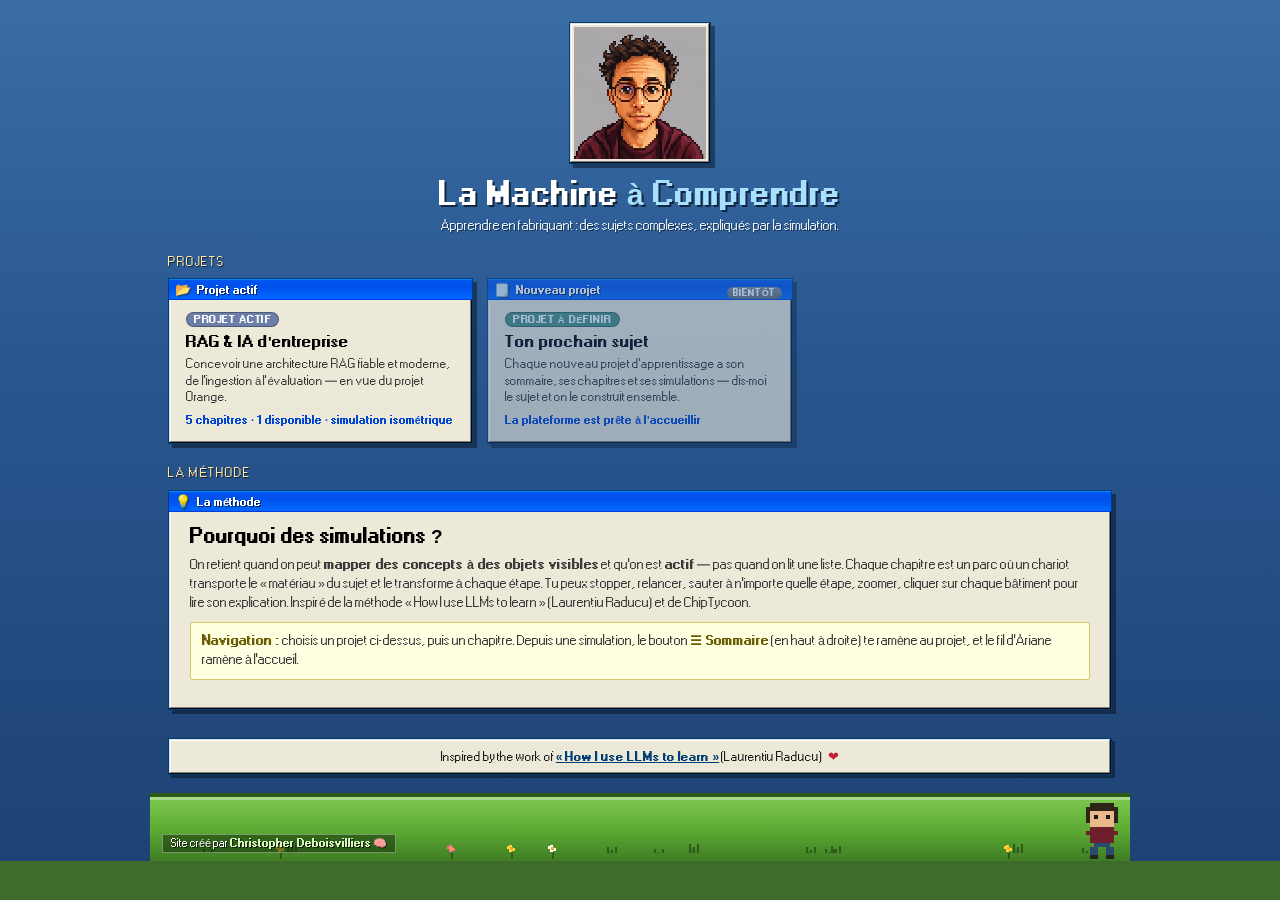
<file: index.html>
<!doctype html>
<html lang="fr" class="portal">
<head>
<meta charset="utf-8" />
<meta name="viewport" content="width=device-width, initial-scale=1, viewport-fit=cover" />
<title>La Machine à Comprendre — Apprendre en fabriquant</title>
<meta name="description" content="RAGTycoon : des sujets complexes appris par la simulation. Choisis un projet, puis un chapitre : le chariot se transforme à chaque étape, tu manipules, tu retiens." />
<link rel="stylesheet" href="css/xp.css?v=16" />
<link rel="stylesheet" href="css/styles.css?v=16" />
<link rel="icon" href="data:image/svg+xml,%3Csvg xmlns='http://www.w3.org/2000/svg' viewBox='0 0 32 32'%3E%3Crect width='32' height='32' rx='5' fill='%232f3945'/%3E%3Crect x='9' y='9' width='14' height='14' rx='2' fill='%233fb5a0'/%3E%3C/svg%3E" />
</head>
<body>
<div class="portal-wrap">

  <div class="portal-head">
    <div class="avatar-frame">
      <img src="assets/avatar.jpg?v=16" alt="Avatar pixel art" class="avatar-img" />
    </div>
    <h1>La Machine <span>à Comprendre</span></h1>
    <p>Apprendre en fabriquant : des sujets complexes, expliqués par la simulation.</p>
  </div>

  <div class="section-title">Projets</div>
  <div class="card-grid">

    <a class="card" href="projets/rag/index.html">
      <div class="xp-titlebar">
        <span class="xp-title-icon">📂</span>
        <span>Projet actif</span>
      </div>
      <div class="card-inner">
        <span class="card-tag tag-project">Projet actif</span>
        <h3>RAG &amp; IA d'entreprise</h3>
        <p>Concevoir une architecture RAG fiable et moderne, de l'ingestion à l'évaluation — en vue du projet Orange.</p>
        <div class="card-meta">5 chapitres · 1 disponible · simulation isométrique</div>
      </div>
    </a>

    <div class="card disabled">
      <span class="badge-soon">Bientôt</span>
      <div class="xp-titlebar">
        <span class="xp-title-icon">🗒️</span>
        <span>Nouveau projet</span>
      </div>
      <div class="card-inner">
        <span class="card-tag tag-ch2">Projet à définir</span>
        <h3>Ton prochain sujet</h3>
        <p>Chaque nouveau projet d'apprentissage a son sommaire, ses chapitres et ses simulations — dis-moi le sujet et on le construit ensemble.</p>
        <div class="card-meta">La plateforme est prête à l'accueillir</div>
      </div>
    </div>

  </div>

  <div class="section-title">La méthode</div>
  <div class="chapter-hero">
    <div class="xp-titlebar">
      <span class="xp-title-icon">💡</span>
      <span>La méthode</span>
    </div>
    <div class="hero-inner">
      <h2>Pourquoi des simulations ?</h2>
      <p>On retient quand on peut <b>mapper des concepts à des objets visibles</b> et qu'on est <b>actif</b> — pas quand on lit une liste.
        Chaque chapitre est un parc où un chariot transporte le « matériau » du sujet et le transforme à chaque étape. Tu peux
        stopper, relancer, sauter à n'importe quelle étape, zoomer, cliquer sur chaque bâtiment pour lire son explication.
        Inspiré de la méthode « How I use LLMs to learn » (Laurentiu Raducu) et de ChipTycoon.</p>
      <p class="controls-hint"><b>Navigation :</b> choisis un projet ci-dessus, puis un chapitre. Depuis une simulation, le bouton
        <b>☰ Sommaire</b> (en haut à droite) te ramène au projet, et le fil d'Ariane ramène à l'accueil.</p>
    </div>
  </div>

  <footer class="portal-credit">
    Inspired by the work of <a href="https://laurentiugabriel.github.io/" target="_blank" rel="noopener">« How I use LLMs to learn »</a> (Laurentiu Raducu) <span class="heart" aria-hidden="true">❤</span>
  </footer>

  <div class="pixel-strip">
    <canvas id="pixel-walk" height="64"></canvas>
    <p class="strip-credit">Site créé par <b>Christopher Deboisvilliers</b> 🧠</p>
  </div>

</div>
<script>
/* Petit bonhomme pixel qui traverse la bande verte de droite à gauche.
   Deux frames de marche, herbe et fleurs en arrière-plan, le tout en
   pixels dessinés sur canvas (aucune image, aucun réseau). */
(function () {
  'use strict';
  var cv = document.getElementById('pixel-walk');
  if (!cv) return;
  var ctx = cv.getContext('2d');
  var PX = 4;                       /* taille d'un pixel à l'écran */
  var W = 0, H = 64;

  function resize() {
    var parent = cv.parentElement;
    W = parent.clientWidth;
    cv.width = W;
    cv.height = H;
  }
  resize();
  window.addEventListener('resize', resize);

  /* --- sprite du bonhomme : 12 x 14 pixels, 2 frames de marche --- */
  var WALK = [
    /* frame 0 : pas écarté */
    [ '..CCCCCC..', '.CCCCCCCC.', '.CFFFFFFC.', '.CFBFFBFC.', '.CFFFFFFC.',
      '..FFFFFF..', '..HHHHHH..', '.HHHHHHHH.', '..HHHHHH..', '..HHHHHH..',
      '..PP..PP..', '.PP....PP.', '.PP....PP.', '.SS....SS.' ],
    /* frame 1 : pas serré */
    [ '..CCCCCC..', '.CCCCCCCC.', '.CFFFFFFC.', '.CFBFFBFC.', '.CFFFFFFC.',
      '..FFFFFF..', '..HHHHHH..', '.HHHHHHHH.', '..HHHHHH..', '..HHHHHH..',
      '...PPPP...', '..PP..PP..', '..PP..PP..', '..SS..SS..' ]
  ];
  var PAL = { C: '#2f2418', F: '#eab88a', B: '#1a1a1a', H: '#6d1f2c', P: '#2b4a6f', S: '#222222' };
  var GW = 12 * PX, GH = 14 * PX;

  function drawGuy(gx, gy, frame) {
    var rows = WALK[frame];
    for (var y = 0; y < rows.length; y++) {
      var row = rows[y];
      for (var x = 0; x < row.length; x++) {
        var c = PAL[row[x]];
        if (!c) continue;
        ctx.fillStyle = c;
        ctx.fillRect(gx + x * PX, gy + y * PX, PX, PX);
      }
    }
  }

  /* --- décor : herbe et fleurs pixellisées --- */
  var tufts = [], flowers = [];
  function scatter() {
    tufts = []; flowers = [];
    var n = Math.max(8, Math.floor(W / 90));
    for (var i = 0; i < n; i++) {
      tufts.push({ x: Math.floor(Math.random() * (W - 20)) + 4, h: 4 + Math.floor(Math.random() * 6), s: (Math.random() < 0.5 ? 1 : -1) });
      if (Math.random() < 0.45) {
        flowers.push({ x: Math.floor(Math.random() * (W - 16)) + 4, c: ['#ffd23e', '#ff6b9d', '#ffffff'][Math.floor(Math.random() * 3)] });
      }
    }
  }
  scatter();
  window.addEventListener('resize', scatter);

  /* --- boucle : le bonhomme marche de droite à gauche --- */
  var t = 0;
  var guyX = W + 40;
  var speed = 1.4;   /* px par frame */

  function frame() {
    t++;
    ctx.clearRect(0, 0, W, H);

    /* herbe */
    for (var i = 0; i < tufts.length; i++) {
      var tuf = tufts[i];
      ctx.fillStyle = '#2e5c18';
      for (var k = 0; k < 3; k++) {
        ctx.fillRect(tuf.x + k * 4, H - 8 - tuf.h + (k === 1 ? 3 : 0), 2, tuf.h - (k === 1 ? 3 : 0));
      }
      ctx.fillStyle = '#3f7d24';
      ctx.fillRect(tuf.x + 2, H - 6 - tuf.h + 2, 2, tuf.h - 2);
    }
    /* fleurs */
    for (var f = 0; f < flowers.length; f++) {
      var fl = flowers[f];
      ctx.fillStyle = '#2e5c18';
      ctx.fillRect(fl.x + 3, H - 8, 2, 6);
      ctx.fillStyle = fl.c;
      ctx.fillRect(fl.x + 1, H - 12, 3, 3);
      ctx.fillRect(fl.x + 4, H - 13, 3, 3);
      ctx.fillRect(fl.x + 1, H - 16, 3, 3);
      ctx.fillRect(fl.x - 1, H - 15, 3, 3);
      ctx.fillStyle = '#f2b21a';
      ctx.fillRect(fl.x + 2, H - 14, 3, 3);
    }

    /* bonhomme */
    guyX -= speed;
    if (guyX < -GW - 30) { guyX = W + 30; scatter(); }
    var step = Math.floor(t / 7) % 2;
    var bob = (step === 0 ? 0 : -2);   /* petit rebond de marche */
    drawGuy(Math.round(guyX), H - GH + bob, step);

    requestAnimationFrame(frame);
  }
  requestAnimationFrame(frame);
})();
</script>
</body>
</html>
</file>
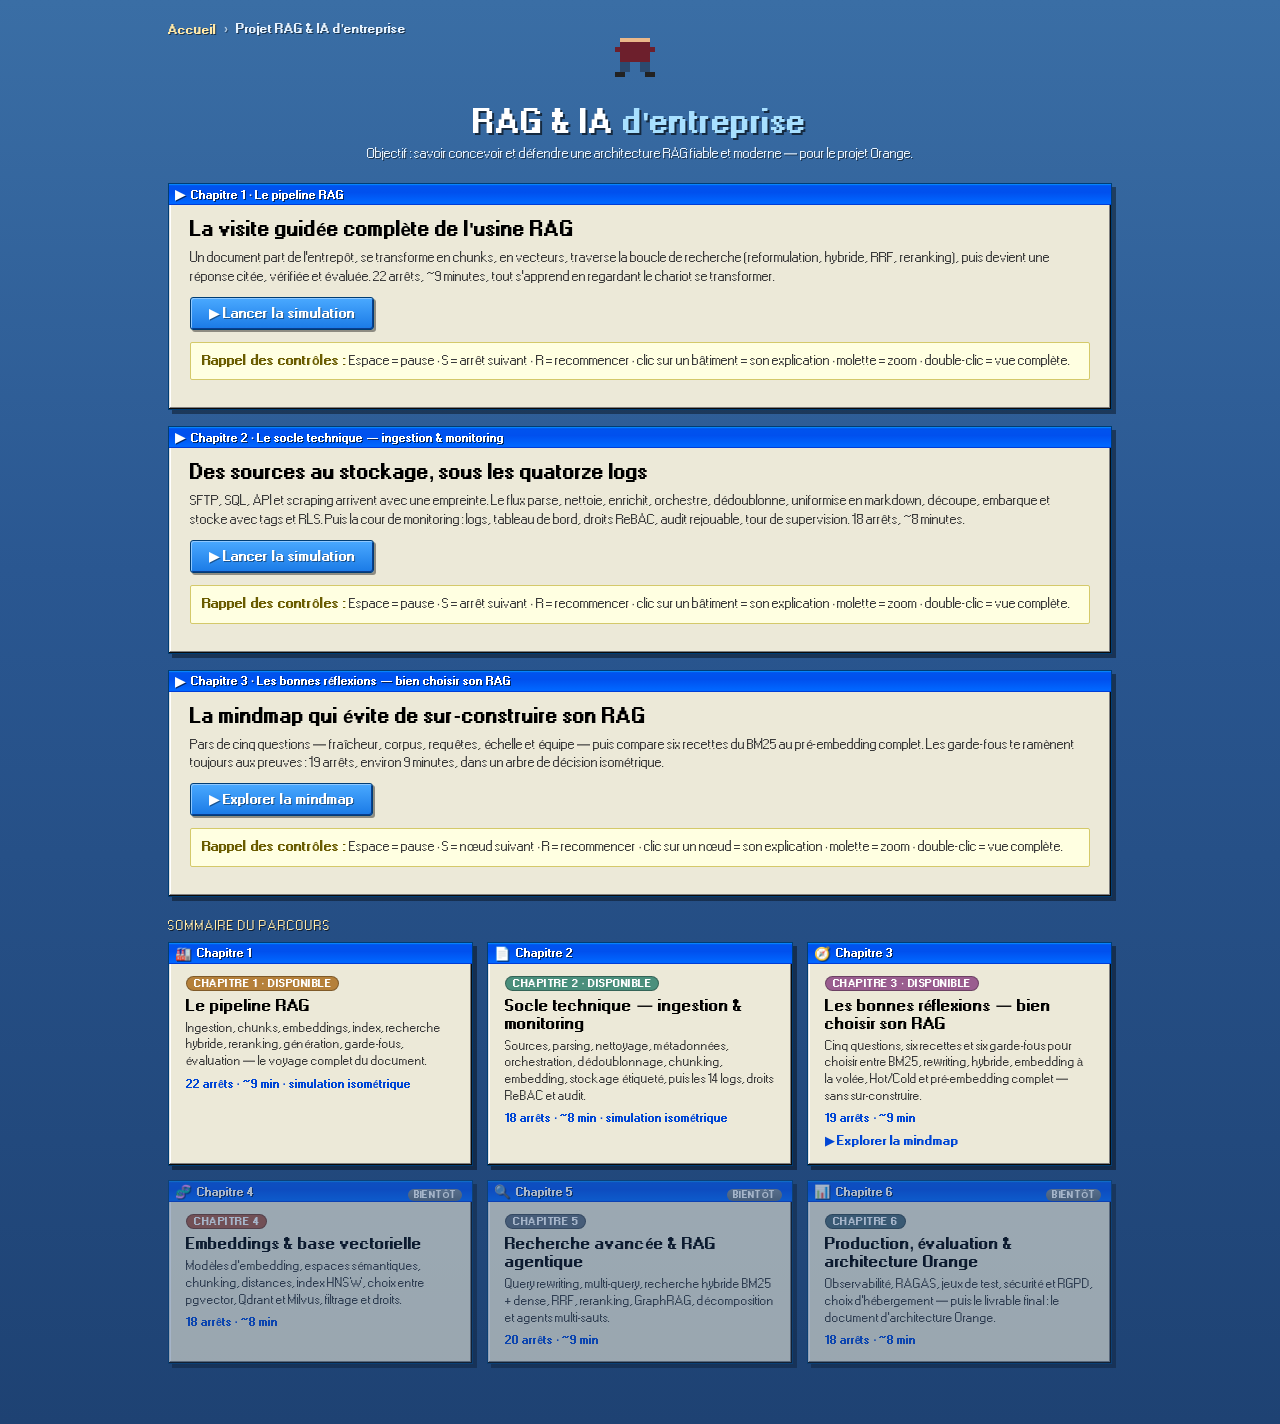
<file: projets/rag/index.html>
<!doctype html>
<html lang="fr" class="portal">
<head>
<meta charset="utf-8" />
<meta name="viewport" content="width=device-width, initial-scale=1, viewport-fit=cover" />
<title>RAG &amp; IA d'entreprise — RAGTycoon</title>
<meta name="description" content="Projet RAG & IA d'entreprise : apprendre en fabriquant une architecture RAG de niveau entreprise. Chapitres interactifs en simulation isométrique." />
<link rel="stylesheet" href="../../css/xp.css?v=19" />
<link rel="stylesheet" href="../../css/styles.css?v=19" />
<link rel="icon" href="data:image/svg+xml,%3Csvg xmlns='http://www.w3.org/2000/svg' viewBox='0 0 32 32'%3E%3Crect width='32' height='32' rx='5' fill='%232f3945'/%3E%3Crect x='9' y='9' width='14' height='14' rx='2' fill='%233fb5a0'/%3E%3C/svg%3E" />
</head>
<body>
<div class="portal-wrap">

  <div class="breadcrumb">
    <a href="../../index.html">Accueil</a><span class="sep">›</span>
    <span>Projet RAG &amp; IA d'entreprise</span>
  </div>

  <div class="portal-head">
    <div class="logo" aria-hidden="true"></div>
    <h1>RAG &amp; IA <span>d'entreprise</span></h1>
    <p>Objectif : savoir concevoir et défendre une architecture RAG fiable et moderne — pour le projet Orange.</p>
  </div>

  <div class="chapter-hero">
    <div class="xp-titlebar">
      <span class="xp-title-icon">▶</span>
      <span>Chapitre 1 · Le pipeline RAG</span>
    </div>
    <div class="hero-inner">
      <h2>La visite guidée complète de l'usine RAG</h2>
      <p>Un document part de l'entrepôt, se transforme en chunks, en vecteurs, traverse la boucle de recherche (reformulation,
        hybride, RRF, reranking), puis devient une réponse citée, vérifiée et évaluée. 22 arrêts, ~9 minutes, tout s'apprend en
        regardant le chariot se transformer.</p>
      <a class="cta" href="ch1-pipeline-rag/index.html">▶ Lancer la simulation</a>
      <p class="controls-hint" style="margin-top:12px"><b>Rappel des contrôles :</b> Espace = pause · S = arrêt suivant · R = recommencer ·
        clic sur un bâtiment = son explication · molette = zoom · double-clic = vue complète.</p>
    </div>
  </div>

  <div class="chapter-hero">
    <div class="xp-titlebar">
      <span class="xp-title-icon">▶</span>
      <span>Chapitre 2 · Le socle technique — ingestion &amp; monitoring</span>
    </div>
    <div class="hero-inner">
      <h2>Des sources au stockage, sous les quatorze logs</h2>
      <p>SFTP, SQL, API et scraping arrivent avec une empreinte. Le flux parse, nettoie, enrichit, orchestre, dédoublonne,
        uniformise en markdown, découpe, embarque et stocke avec tags et RLS. Puis la cour de monitoring : logs, tableau de bord,
        droits ReBAC, audit rejouable, tour de supervision. 18 arrêts, ~8 minutes.</p>
      <a class="cta" href="ch2-socle-technique/index.html">▶ Lancer la simulation</a>
      <p class="controls-hint" style="margin-top:12px"><b>Rappel des contrôles :</b> Espace = pause · S = arrêt suivant · R = recommencer ·
        clic sur un bâtiment = son explication · molette = zoom · double-clic = vue complète.</p>
    </div>
  </div>

  <div class="chapter-hero">
    <div class="xp-titlebar">
      <span class="xp-title-icon">▶</span>
      <span>Chapitre 3 · Les bonnes réflexions — bien choisir son RAG</span>
    </div>
    <div class="hero-inner">
      <h2>La mindmap qui évite de sur-construire son RAG</h2>
      <p>Pars de cinq questions — fraîcheur, corpus, requêtes, échelle et équipe — puis compare six recettes du BM25 au pré-embedding complet. Les garde-fous te ramènent toujours aux preuves : 19 arrêts, environ 9 minutes, dans un arbre de décision isométrique.</p>
      <a class="cta" href="ch3-bonnes-reflexions/index.html">▶ Explorer la mindmap</a>
      <p class="controls-hint" style="margin-top:12px"><b>Rappel des contrôles :</b> Espace = pause · S = nœud suivant · R = recommencer ·
        clic sur un nœud = son explication · molette = zoom · double-clic = vue complète.</p>
    </div>
  </div>

  <div class="section-title">Sommaire du parcours</div>
  <div class="card-grid">

    <div class="card">
      <div class="xp-titlebar">
        <span class="xp-title-icon">🏭</span>
        <span>Chapitre 1</span>
      </div>
      <div class="card-inner">
        <span class="card-tag tag-ch1">Chapitre 1 · Disponible</span>
        <h3>Le pipeline RAG</h3>
        <p>Ingestion, chunks, embeddings, index, recherche hybride, reranking, génération, garde-fous, évaluation — le voyage complet du document.</p>
        <div class="card-meta">22 arrêts · ~9 min · simulation isométrique</div>
      </div>
    </div>

    <div class="card">
      <div class="xp-titlebar">
        <span class="xp-title-icon">📄</span>
        <span>Chapitre 2</span>
      </div>
      <div class="card-inner">
        <span class="card-tag tag-ch2">Chapitre 2 · Disponible</span>
        <h3>Socle technique — ingestion &amp; monitoring</h3>
        <p>Sources, parsing, nettoyage, métadonnées, orchestration, dédoublonnage, chunking, embedding, stockage étiqueté, puis les 14 logs, droits ReBAC et audit.</p>
        <div class="card-meta">18 arrêts · ~8 min · simulation isométrique</div>
      </div>
    </div>

    <a class="card" href="ch3-bonnes-reflexions/index.html">
      <div class="xp-titlebar">
        <span class="xp-title-icon">🧭</span>
        <span>Chapitre 3</span>
      </div>
      <div class="card-inner">
        <span class="card-tag tag-ch3">Chapitre 3 · Disponible</span>
        <h3>Les bonnes réflexions — bien choisir son RAG</h3>
        <p>Cinq questions, six recettes et six garde-fous pour choisir entre BM25, rewriting, hybride, embedding à la volée, Hot/Cold et pré-embedding complet — sans sur-construire.</p>
        <div class="card-meta">19 arrêts · ~9 min</div>
        <span class="card-cta">▶ Explorer la mindmap</span>
      </div>
    </a>

    <div class="card disabled">
      <span class="badge-soon">Bientôt</span>
      <div class="xp-titlebar">
        <span class="xp-title-icon">🧬</span>
        <span>Chapitre 4</span>
      </div>
      <div class="card-inner">
        <span class="card-tag tag-ch4">Chapitre 4</span>
        <h3>Embeddings &amp; base vectorielle</h3>
        <p>Modèles d’embedding, espaces sémantiques, chunking, distances, index HNSW, choix entre pgvector, Qdrant et Milvus, filtrage et droits.</p>
        <div class="card-meta">18 arrêts · ~8 min</div>
      </div>
    </div>

    <div class="card disabled">
      <span class="badge-soon">Bientôt</span>
      <div class="xp-titlebar">
        <span class="xp-title-icon">🔍</span>
        <span>Chapitre 5</span>
      </div>
      <div class="card-inner">
        <span class="card-tag tag-ch5">Chapitre 5</span>
        <h3>Recherche avancée &amp; RAG agentique</h3>
        <p>Query rewriting, multi-query, recherche hybride BM25 + dense, RRF, reranking, GraphRAG, décomposition et agents multi-sauts.</p>
        <div class="card-meta">20 arrêts · ~9 min</div>
      </div>
    </div>

    <div class="card disabled">
      <span class="badge-soon">Bientôt</span>
      <div class="xp-titlebar">
        <span class="xp-title-icon">📊</span>
        <span>Chapitre 6</span>
      </div>
      <div class="card-inner">
        <span class="card-tag tag-ch6">Chapitre 6</span>
        <h3>Production, évaluation &amp; architecture Orange</h3>
        <p>Observabilité, RAGAS, jeux de test, sécurité et RGPD, choix d’hébergement — puis le livrable final : le document d’architecture Orange.</p>
        <div class="card-meta">18 arrêts · ~8 min</div>
      </div>
    </div>

  </div>

<script src="../../js/pixel-guy.js?v=19"></script>
</body>
</html>
</file>
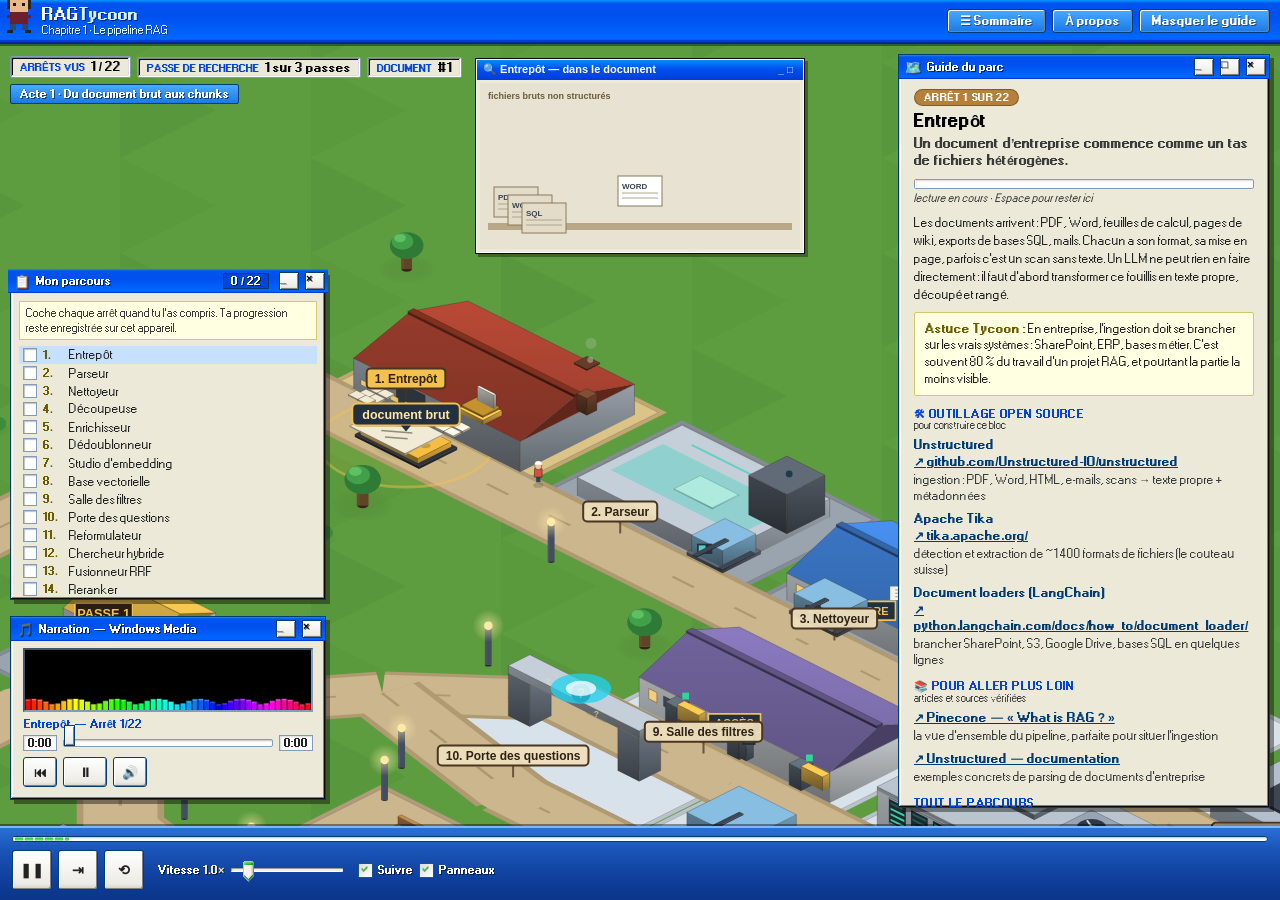
<file: projets/rag/ch1-pipeline-rag/index.html>
<!doctype html>
<html lang="fr">
<head>
<meta charset="utf-8" />
<meta name="viewport" content="width=device-width, initial-scale=1, viewport-fit=cover" />
<title>Chapitre 1 · Le pipeline RAG — RAGTycoon</title>
<meta name="description" content="Une visite guidée isométrique de l'usine RAG. Un chariot porte un document d'une pile de fichiers bruts jusqu'à une réponse citée et évaluée, en s'arrêtant aux vingt-deux étapes du chemin." />
<link rel="stylesheet" href="../../../css/xp.css?v=16" />
<link rel="stylesheet" href="../../../css/styles.css?v=16" />
<link rel="icon" href="data:image/svg+xml,%3Csvg xmlns='http://www.w3.org/2000/svg' viewBox='0 0 32 32'%3E%3Crect width='32' height='32' rx='5' fill='%232f3945'/%3E%3Crect x='9' y='9' width='14' height='14' rx='2' fill='%233fb5a0'/%3E%3C/svg%3E" />
</head>
<body>

<canvas id="stage"></canvas>
<div id="tooltip" class="tooltip" hidden></div>

<header class="topbar">
  <div class="brand">
    <div class="logo" aria-hidden="true"></div>
    <div class="brand-text">
      <h1>RAG<span>Tycoon</span></h1>
      <p>Chapitre 1 · Le pipeline RAG</p>
    </div>
  </div>
  <div class="top-actions">
    <a class="btn" href="../index.html" title="Revenir au sommaire du projet">☰ Sommaire</a>
    <button id="btn-about" class="btn">À propos</button>
    <button id="btn-panel" class="btn" aria-expanded="true">Masquer le guide</button>
  </div>
</header>

<div class="hud" id="hud">
  <div class="hud-item"><span class="k">Arrêts vus</span><span class="v" id="ui-hudStop">0 / 22</span></div>
  <div class="hud-item"><span class="k">Passe de recherche</span><span class="v" id="ui-hudLayer">1 sur 3</span></div>
  <div class="hud-item"><span class="k">Document</span><span class="v" id="ui-hudBatch">#1</span></div>
  <div class="hud-note" id="ui-hudNote"></div>
</div>

<div class="zoomer">
  <button id="zoom-in" title="Zoomer" aria-label="Zoomer">+</button>
  <button id="zoom-out" title="Dézoomer" aria-label="Dézoomer">−</button>
  <button id="zoom-fit" title="Voir tout le parc (ou double-clic)" aria-label="Voir tout le parc">⤢</button>
</div>

<aside class="guide" id="guide">
  <div class="xp-titlebar">
    <span class="xp-title-icon">🗺️</span>
    <span>Guide du parc</span>
    <span class="xp-title-spacer"></span>
    <span class="xp-tb-btn">_</span><span class="xp-tb-btn">□</span><span class="xp-tb-btn">×</span>
  </div>
  <!-- Sur téléphone le guide est une feuille en bas : la tête reste visible et
       tout ce qui est sous la poignée se replie, pour ne jamais enterrer le parc. -->
  <button class="sheet-handle" id="sheet-handle" aria-expanded="false" aria-controls="guide-more">
    <span class="grip" aria-hidden="true"></span>
    <span class="sheet-label">Lire la suite</span>
    <span class="sheet-caret" aria-hidden="true">▾</span>
  </button>

  <div class="guide-body">
  <div class="stop-head">
    <div class="eyebrow">
      <span class="chip act1" id="ui-chip">Arrêt 1 sur 22</span>
    </div>
    <h2 id="ui-name">Entrepôt</h2>
    <p class="lede" id="ui-short"></p>

    <div class="dwell" id="ui-dwell" hidden>
      <div class="track"><i id="ui-dwellBar"></i></div>
      <span id="ui-dwellHint"></span>
    </div>
  </div>

  <div class="guide-more" id="guide-more">
    <p class="body" id="ui-body"></p>
    <p class="tip" id="ui-tip"></p>

    <div class="pin-note" id="ui-pinNote" hidden>
      Épinglé à cet arrêt.
      <button id="btn-unpin" class="link">Suivre le chariot à nouveau</button>
    </div>

    <section class="sec tools-sec" id="ui-toolsSec" hidden>
      <h3>🛠 Outillage open source <span class="hint">pour construire ce bloc</span></h3>
      <ul class="tool-list" id="ui-tools"></ul>
    </section>

    <section class="sec refs-sec" id="ui-refsSec" hidden>
      <h3>📚 Pour aller plus loin <span class="hint">articles et sources vérifiées</span></h3>
      <ul class="ref-list" id="ui-refs"></ul>
    </section>

    <section class="sec">
      <h3>Tout le parcours <span class="hint">clique sur un arrêt pour t'y rendre</span></h3>
      <div class="stop-list" id="ui-stopList"></div>
    </section>

    <section class="sec">
      <h3>Ce que tu regardes</h3>
      <p class="fine">Le chariot jaune porte un document, et l'étiquette au-dessus de lui nomme ce qu'il transporte à cet instant.
        La cargaison change à chaque arrêt : document brut, texte extrait, chunks, vecteurs, index, question, candidats, top-k, puis une
        réponse citée, vérifiée, tracée et enfin livrée. La boucle du milieu est la recherche : chaque tour est une passe de plus
        (reformulation, recherche hybride, fusion, reranking). Trois passes, puis la réponse part vers le centre d'évaluation,
        où des rangées d'indicateurs s'allument à chaque livraison. Puis le camion revient et le document suivant commence.</p>
    </section>
  </div>
  </div><!-- /guide-body -->
</aside>

<footer class="dock" id="dock">
  <div class="progress"><i id="ui-progressBar"></i></div>
  <div class="dock-row">
    <div class="group">
      <button id="btn-play" class="icon" title="Lecture ou pause (Espace)"><span id="ui-playGlyph">❙❙</span></button>
      <button id="btn-step" class="icon" title="Passer à l'arrêt suivant (S)">⇥</button>
      <button id="btn-restart" class="icon" title="Recommencer la visite (R)">⟲</button>
    </div>

    <label class="field slider">
      <span>Vitesse <b id="v-speed">1.0×</b></span>
      <input id="speed" type="range" min="0.4" max="6" step="0.1" value="1" />
    </label>

    <div class="group toggles">
      <label class="toggle"><input id="follow" type="checkbox" checked /><span>Suivre</span></label>
      <label class="toggle"><input id="labels" type="checkbox" checked /><span>Panneaux</span></label>
    </div>
  </div>
</footer>

<!-- Lecteur de narration, style Windows Media Player XP : bloc en bas à gauche,
     visualiseur « nuage de toutes les couleurs », pause / retour début / curseur. -->
<div class="wmp" id="wmp">
  <div class="xp-titlebar">
    <span class="xp-title-icon">🎵</span>
    <span>Narration — Windows Media</span>
    <span class="xp-title-spacer"></span>
    <span class="xp-tb-btn">_</span><span class="xp-tb-btn">×</span>
  </div>
  <div class="wmp-body">
    <canvas id="wmp-viz" width="300" height="64"></canvas>
    <div class="wmp-track" id="wmp-track">Chargement…</div>
    <div class="wmp-time-row">
      <span class="wmp-t" id="wmp-cur">0:00</span>
      <input type="range" id="wmp-slider" min="0" max="1000" value="0" step="1" />
      <span class="wmp-t" id="wmp-dur">0:00</span>
    </div>
    <div class="wmp-btns">
      <button id="wmp-restart" class="icon" title="Revenir au début">⏮</button>
      <button id="wmp-play" class="icon" title="Lecture / pause">▶</button>
      <button id="wmp-mute" class="icon" title="Son activé / coupé">🔊</button>
    </div>
  </div>
</div>

<!-- Mon parcours : chaque arrêt avec sa case « j'ai compris », enregistrée
     dans le localStorage pour ne jamais être perdue. -->
<div class="trail" id="trail">
  <div class="xp-titlebar">
    <span class="xp-title-icon">📋</span>
    <span>Mon parcours</span>
    <span class="xp-title-spacer"></span>
    <span class="trail-count" id="trail-count">0 / 22</span>
    <span class="xp-tb-btn">_</span><span class="xp-tb-btn">×</span>
  </div>
  <div class="trail-body" id="trail-body">
    <p class="trail-hint">Coche chaque arrêt quand tu l'as compris. Ta progression reste enregistrée sur cet appareil.</p>
    <ul class="trail-list" id="trail-list"></ul>
  </div>
</div>

<div class="modal" id="about" hidden>
  <div class="modal-card">
    <div class="xp-titlebar">
      <span class="xp-title-icon">ℹ️</span>
      <span>À propos de RAGTycoon</span>
      <span class="xp-title-spacer"></span>
      <button class="modal-close" id="about-close" aria-label="Fermer">×</button>
    </div>
    <div class="modal-inner">
    <h2>Ce que c'est</h2>
    <p>RAGTycoon est une usine RAG complète présentée comme un parc d'attractions. Un chariot porte un document le long des routes
      et s'arrête à chacun des bâtiments qui transforment des fichiers bruts en une réponse vérifiée. La cargaison du chariot est le
      document lui-même, et elle change visiblement à chaque arrêt : on voit toujours à quelle étape il en est.</p>

    <h2>Pourquoi le milieu est une boucle</h2>
    <p>Répondre à une question n'est pas une seule recherche. C'est une itération : reformuler la question, chercher en parallèle
      par mots-clés et par sens, fusionner les classements, re-trier les meilleurs candidats, vérifier les droits. Une vraie question
      d'entreprise déclenche souvent plusieurs passes. Le parc en montre trois, puis la réponse sort vers la génération et la livraison.</p>

    <h2>Rythme</h2>
    <p>La première fois que le chariot atteint un arrêt, il attend assez longtemps pour que tu lises l'explication — entre 10 et 22
      secondes selon la longueur — et une barre sous le texte du panneau indique le temps restant. Une fois tous les arrêts expliqués,
      il n'y a plus rien de nouveau à lire, alors le parc accélère à un rythme agréable. La première visite guidée dure environ neuf
      minutes. <b>Espace</b> maintient un arrêt aussi longtemps que tu veux, <b>S</b> passe au suivant, et le curseur de vitesse
      met tout à l'échelle, temps de lecture compris.</p>

    <h2>Contrôles</h2>
    <ul>
      <li><b>Espace</b> lecture ou pause · <b>S</b> arrêt suivant · <b>R</b> recommencer · <b>F</b> caméra suiveuse · <b>L</b> panneaux</li>
      <li>Glisser pour déplacer, molette pour zoomer, double-clic pour voir tout le parc.</li>
      <li>Clique sur un bâtiment pour son explication, ou choisis un arrêt dans la liste du guide pour t'y rendre directement.</li>
    </ul>

    <h2>À quel point c'est exact</h2>
    <p>L'ordre des étapes et ce que fait chacune est réel : ingestion hétérogène, extraction et OCR, nettoyage, découpage en chunks
      (256 à 1024 tokens, chevauchement 10-20 %), métadonnées, déduplication, embeddings (typiquement 1536 dimensions), index HNSW,
      filtrage par droits, reformulation de requête, recherche hybride BM25 + vectoriel, fusion RRF, reranking par cross-encoder,
      assemblage du contexte, génération, citations, garde-fous PII, journalisation, évaluation RAGAS. Les chiffres cités sont
      typiques plutôt qu'exacts, car ils varient énormément d'un système à l'autre. Réduit pour la balade : trois passes au lieu de
      beaucoup plus, un document au lieu d'un flux, et un parc que l'on traverse en une minute au lieu d'une plateforme entière.</p>
    <p class="fine">Aucune étape de build, aucune dépendance, aucun appel réseau. Chaque forme à l'écran est dessinée à partir de
      polygones simples dans un canvas.</p>
    </div><!-- /modal-inner -->
  </div>
</div>

<script src="../../../js/iso.js?v=16"></script>
<script src="park.js?v=17"></script>
<script src="technos.js?v=17"></script>
<script src="../../../js/tour.js?v=16"></script>
<script src="../../../js/render.js?v=16"></script>
<script src="../../../js/ui.js?v=16"></script>
<script src="../../../js/main.js?v=16"></script>
<script src="../../../js/pixel-guy.js?v=16"></script>
<script>
/* Mon parcours : une case « j'ai compris » par arrêt, persistée en
   localStorage. Clic sur le nom → le train va à l'arrêt. */
(function () {
  'use strict';
  var KEY = 'ragtycoon.ch1.ok';
  var done = {};
  try { done = JSON.parse(localStorage.getItem(KEY) || '{}') || {}; } catch (e) { done = {}; }

  var list = document.getElementById('trail-list');
  var count = document.getElementById('trail-count');

  function save() { localStorage.setItem(KEY, JSON.stringify(done)); }
  function paint() {
    var n = 0;
    Park.stops.forEach(function (s) { if (done[s.id]) n++; });
    count.textContent = n + ' / ' + Park.stops.length;
    var items = list.children;
    for (var i = 0; i < items.length; i++) {
      items[i].classList.toggle('done', !!done[items[i].dataset.id]);
    }
  }

  Park.stops.forEach(function (s, i) {
    var li = document.createElement('li');
    li.dataset.id = s.id;
    /* label + span : la coche est dessinée sur le span (les pseudo-éléments
       ne fonctionnent PAS sur les <input>, c'est pourquoi la case semblait
       morte). Le label rend toute la case cliquable sans déplacer le train. */
    var lab = document.createElement('label');
    lab.className = 'xp-check';
    lab.title = 'J\u2019ai compris cet arrêt';
    var cb = document.createElement('input');
    cb.type = 'checkbox';
    cb.checked = !!done[s.id];
    cb.addEventListener('change', function () {
      done[s.id] = cb.checked;
      save(); paint();
    });
    var box = document.createElement('span');
    lab.appendChild(cb); lab.appendChild(box);
    var n = document.createElement('span');
    n.className = 'n'; n.textContent = (i + 1) + '.';
    var nm = document.createElement('span');
    nm.className = 'nm'; nm.textContent = s.name;
    li.appendChild(lab); li.appendChild(n); li.appendChild(nm);
    li.addEventListener('click', function () {
      Tour.jumpTo(s.id);
    });
    list.appendChild(li);
  });

  /* surligner l'arrêt courant dans la liste */
  Tour.on(function (name, id) {
    if (name !== 'stage') return;
    var items = list.children;
    for (var i = 0; i < items.length; i++) {
      items[i].classList.toggle('act', items[i].dataset.id === id);
    }
  });

  paint();
})();
</script>
<script>
/* Lecteur de narration style Windows Media Player XP.
   - Lecture automatique de l'arrêt courant quand le train s'arrête
   - Visualiseur « nuage de toutes les couleurs » (spectre multicolore)
   - Boutons : revenir au début / lecture-pause / son coupé
   - Curseur de position + temps écoulé / durée
   Les navigateurs bloquent l'autoplay : le premier geste débloque. */
(function () {
  'use strict';

  var audio = document.createElement('audio');
  audio.preload = 'auto';
  document.body.appendChild(audio);

  var soundOn = true;
  var currentSrc = null;

  var el = {
    track: document.getElementById('wmp-track'),
    cur: document.getElementById('wmp-cur'),
    dur: document.getElementById('wmp-dur'),
    slider: document.getElementById('wmp-slider'),
    play: document.getElementById('wmp-play'),
    restart: document.getElementById('wmp-restart'),
    mute: document.getElementById('wmp-mute'),
    viz: document.getElementById('wmp-viz')
  };
  var vizCtx = el.viz.getContext('2d');

  /* --- analyse audio pour le visualiseur (créé au premier geste) --- */
  var analyser = null;
  var freqData = null;
  function ensureAnalyser() {
    if (analyser) return;
    try {
      var AC = window.AudioContext || window.webkitAudioContext;
      if (!AC) return;
      var ctx = new AC();
      var src = ctx.createMediaElementSource(audio);
      analyser = ctx.createAnalyser();
      analyser.fftSize = 128;
      src.connect(analyser);
      analyser.connect(ctx.destination);
      freqData = new Uint8Array(analyser.frequencyBinCount);
    } catch (e) { /* pas d'analyse : le nuage reste décoratif */ }
  }

  /* --- contrôles --- */
  function fmt(s) {
    s = Math.max(0, Math.floor(s || 0));
    var m = Math.floor(s / 60), sec = s % 60;
    return m + ':' + (sec < 10 ? '0' : '') + sec;
  }

  var playRetries = 0;
  function tryPlay() {
    var p = audio.play();
    if (p && p.catch) p.catch(function () {
      /* autoplay pas encore débloqué (le train avance sans geste utilisateur) :
         on retente pendant 6 s — le premier clic/touche débloque et la piste
         démarre enfin. Sans ce filet, la narration « restait muette » d'un
         arrêt à l'autre. */
      if (playRetries < 12) {
        playRetries++;
        setTimeout(tryPlay, 500);
      }
    });
  }

  el.play.addEventListener('click', function () {
    if (audio.paused) {
      ensureAnalyser();
      playRetries = 0;
      tryPlay();
    } else {
      playRetries = 99; /* pause manuelle : annule les retries en cours */
      audio.pause();
    }
  });
  el.restart.addEventListener('click', function () {
    if (!audio.src) return;
    audio.currentTime = 0;
    ensureAnalyser();
    playRetries = 0;
    tryPlay();
  });
  el.mute.addEventListener('click', function () {
    soundOn = !soundOn;
    el.mute.textContent = soundOn ? '🔊' : '🔇';
    el.mute.title = soundOn ? 'Son activé' : 'Son coupé';
    /* couper le son SEULEMENT : la lecture continue, comme WMP */
    audio.muted = !soundOn;
  });

  var dragging = false;
  el.slider.addEventListener('pointerdown', function () { dragging = true; });
  el.slider.addEventListener('pointerup', function () { dragging = false; });
  el.slider.addEventListener('input', function () {
    if (!audio.duration) return;
    audio.currentTime = (el.slider.value / 1000) * audio.duration;
  });

  audio.addEventListener('timeupdate', function () {
    if (dragging || !audio.duration) return;
    el.slider.value = Math.round((audio.currentTime / audio.duration) * 1000);
    el.cur.textContent = fmt(audio.currentTime);
  });
  audio.addEventListener('loadedmetadata', function () {
    el.dur.textContent = fmt(audio.duration);
  });
  audio.addEventListener('ended', function () {
    el.play.textContent = '▶';
    el.slider.value = 0;
    el.cur.textContent = '0:00';
  });
  audio.addEventListener('play', function () { el.play.textContent = '⏸'; });
  audio.addEventListener('pause', function () { el.play.textContent = '▶'; });

  /* --- lecture automatique à chaque arrêt --- */
  function playFor(stopId) {
    /* les stations sans narration (ex. retour du camion « newbatch »)
       n'ont pas de fichier audio : on les ignore, sinon 404 + piste morte */
    if (!stopId || !Park.stopById[stopId]) return;
    var src = 'audio/stop-' + stopId + '.mp3';
    if (src === currentSrc && !audio.paused) return;
    currentSrc = src;
    var stop = Park.stopById[stopId];
    el.track.textContent = (stop ? stop.name + ' — ' : '') + 'Arrêt ' +
      (Park.stops.indexOf(stop) + 1) + '/' + Park.stops.length;
    audio.src = src;
    ensureAnalyser();
    playRetries = 0;
    tryPlay();
  }

  Tour.on(function (name, id) {
    if (name === 'stage') playFor(id);
  });

  function unlock() {
    ensureAnalyser();
    if (audio.src && audio.paused && soundOn && playRetries < 99) {
      tryPlay();
    }
  }
  ['pointerdown', 'keydown', 'touchend'].forEach(function (ev) {
    document.addEventListener(ev, unlock, { passive: true });
  });

  /* --- visualiseur « nuage de toutes les couleurs » --- */
  var BARS = 48;
  /* couleurs pré-calculées une seule fois (pas de recalcul par frame) */
  var RAINBOW = [];
  function rainbow(i, n) {
    var t = i / n;
    var r, g, b;
    if (t < 1/6) { r = 255; g = Math.round(255 * t * 6); b = 0; }
    else if (t < 2/6) { r = Math.round(255 * (1 - (t-1/6)*6)); g = 255; b = 0; }
    else if (t < 3/6) { r = 0; g = 255; b = Math.round(255 * (t-2/6)*6); }
    else if (t < 4/6) { r = 0; g = Math.round(255 * (1-(t-3/6)*6)); b = 255; }
    else if (t < 5/6) { r = Math.round(255 * (t-4/6)*6); g = 0; b = 255; }
    else { r = 255; g = 0; b = Math.round(255 * (1-(t-5/6)*6)); }
    return 'rgb(' + r + ',' + g + ',' + b + ')';
  }
  for (var ri = 0; ri < BARS; ri++) RAINBOW.push(rainbow(ri, BARS));

  var vizT = 0;
  function drawViz() {
    requestAnimationFrame(drawViz);
    var W = el.viz.width, H = el.viz.height;
    vizCtx.fillStyle = '#000';
    vizCtx.fillRect(0, 0, W, H);
    vizT += 0.02;

    var playing = !audio.paused && !audio.ended && audio.currentTime > 0;
    var vals = null;
    if (analyser && freqData && playing) {
      analyser.getByteFrequencyData(freqData);
      vals = freqData;
    }

    var bw = W / BARS;
    for (var i = 0; i < BARS; i++) {
      var v;
      if (vals) {
        var idx = Math.floor(i * vals.length / BARS);
        v = vals[idx] / 255;
        /* léger lissage pour l'effet « nuage » */
        v = 0.15 + v * 0.85;
      } else {
        /* veille : les barres respirent doucement */
        v = 0.08 + 0.12 * Math.abs(Math.sin(vizT * 2 + i * 0.45));
      }
      var h = Math.max(2, v * (H - 4));
      var x = i * bw + 0.5;
      vizCtx.fillStyle = RAINBOW[i];
      vizCtx.fillRect(x, H - h, bw - 1, h);
      /* reflet clair en haut de la barre */
      vizCtx.fillStyle = 'rgba(255,255,255,0.35)';
      vizCtx.fillRect(x, H - h, bw - 1, Math.max(1, h * 0.12));
    }
  }
  drawViz();
})();
</script>
</body>
</html>
</file>
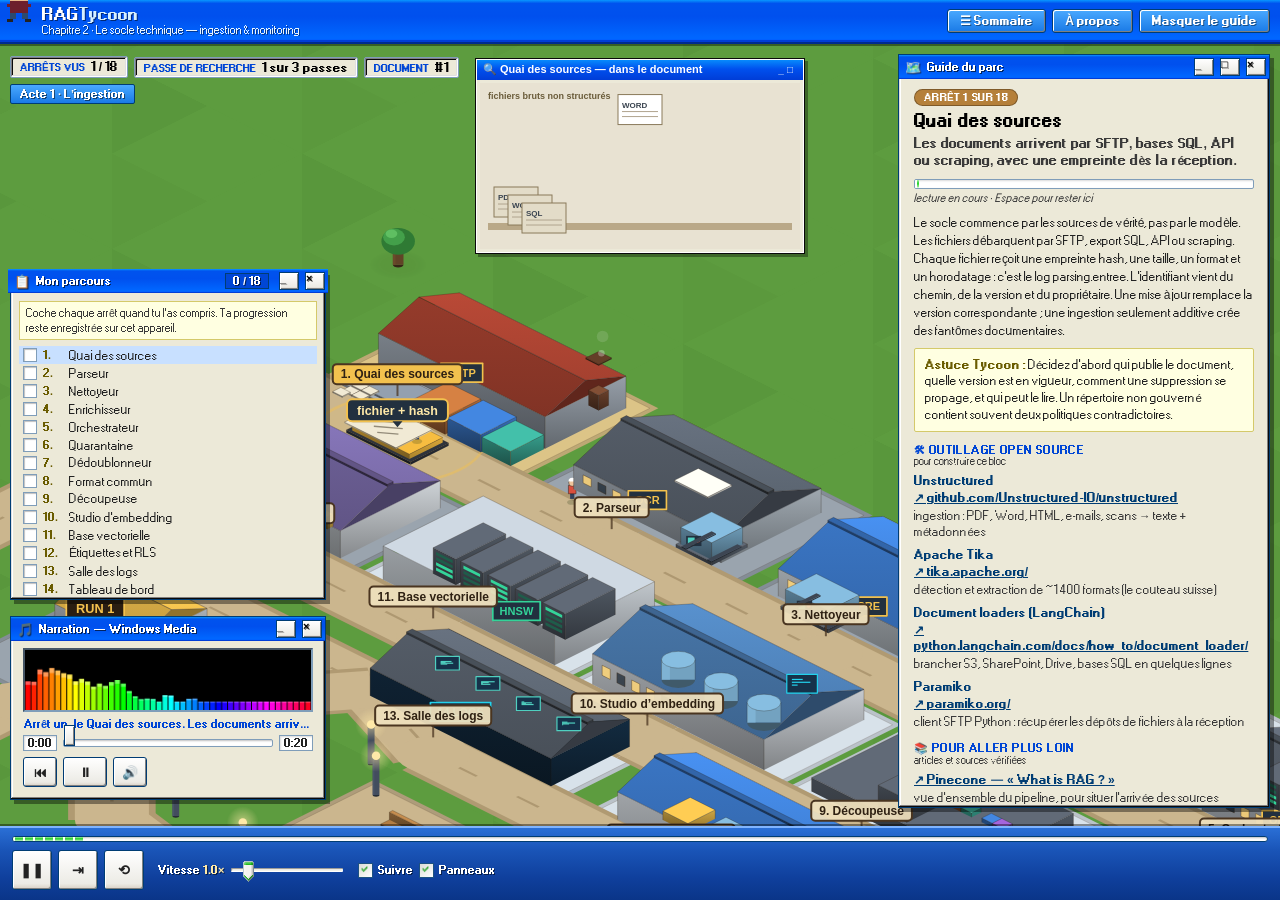
<file: projets/rag/ch2-socle-technique/index.html>
<!doctype html>
<html lang="fr">
<head>
<meta charset="utf-8" />
<meta name="viewport" content="width=device-width, initial-scale=1, viewport-fit=cover" />
<title>Chapitre 2 · Le socle technique — ingestion &amp; monitoring — RAGTycoon</title>
<meta name="description" content="Une visite guidée isométrique du socle technique RAG : des sources (SFTP, SQL, API) jusqu'au stockage étiqueté, puis les quatorze logs, le tableau de bord, les droits et l'audit. Dix-huit arrêts." />
<link rel="stylesheet" href="../../../css/xp.css?v=16" />
<link rel="stylesheet" href="../../../css/styles.css?v=16" />
<link rel="icon" href="data:image/svg+xml,%3Csvg xmlns='http://www.w3.org/2000/svg' viewBox='0 0 32 32'%3E%3Crect width='32' height='32' rx='5' fill='%232f3945'/%3E%3Crect x='9' y='9' width='14' height='14' rx='2' fill='%233fb5a0'/%3E%3C/svg%3E" />
</head>
<body>

<canvas id="stage"></canvas>
<div id="tooltip" class="tooltip" hidden></div>

<header class="topbar">
  <div class="brand">
    <div class="logo" aria-hidden="true"></div>
    <div class="brand-text">
      <h1>RAG<span>Tycoon</span></h1>
      <p>Chapitre 2 · Le socle technique — ingestion &amp; monitoring</p>
    </div>
  </div>
  <div class="top-actions">
    <a class="btn" href="../index.html" title="Revenir au sommaire du projet">☰ Sommaire</a>
    <button id="btn-about" class="btn">À propos</button>
    <button id="btn-panel" class="btn" aria-expanded="true">Masquer le guide</button>
  </div>
</header>

<div class="hud" id="hud">
  <div class="hud-item"><span class="k">Arrêts vus</span><span class="v" id="ui-hudStop">0 / 18</span></div>
  <div class="hud-item"><span class="k">Passe de recherche</span><span class="v" id="ui-hudLayer">1 sur 3</span></div>
  <div class="hud-item"><span class="k">Document</span><span class="v" id="ui-hudBatch">#1</span></div>
  <div class="hud-note" id="ui-hudNote"></div>
</div>

<div class="zoomer">
  <button id="zoom-in" title="Zoomer" aria-label="Zoomer">+</button>
  <button id="zoom-out" title="Dézoomer" aria-label="Dézoomer">−</button>
  <button id="zoom-fit" title="Voir tout le parc (ou double-clic)" aria-label="Voir tout le parc">⤢</button>
</div>

<aside class="guide" id="guide">
  <div class="xp-titlebar">
    <span class="xp-title-icon">🗺️</span>
    <span>Guide du parc</span>
    <span class="xp-title-spacer"></span>
    <span class="xp-tb-btn">_</span><span class="xp-tb-btn">□</span><span class="xp-tb-btn">×</span>
  </div>
  <!-- Sur téléphone le guide est une feuille en bas : la tête reste visible et
       tout ce qui est sous la poignée se replie, pour ne jamais enterrer le parc. -->
  <button class="sheet-handle" id="sheet-handle" aria-expanded="false" aria-controls="guide-more">
    <span class="grip" aria-hidden="true"></span>
    <span class="sheet-label">Lire la suite</span>
    <span class="sheet-caret" aria-hidden="true">▾</span>
  </button>

  <div class="guide-body">
  <div class="stop-head">
    <div class="eyebrow">
      <span class="chip act1" id="ui-chip">Arrêt 1 sur 18</span>
    </div>
    <h2 id="ui-name">Quai des sources</h2>
    <p class="lede" id="ui-short"></p>

    <div class="dwell" id="ui-dwell" hidden>
      <div class="track"><i id="ui-dwellBar"></i></div>
      <span id="ui-dwellHint"></span>
    </div>
  </div>

  <div class="guide-more" id="guide-more">
    <p class="body" id="ui-body"></p>
    <p class="tip" id="ui-tip"></p>

    <div class="pin-note" id="ui-pinNote" hidden>
      Épinglé à cet arrêt.
      <button id="btn-unpin" class="link">Suivre le chariot à nouveau</button>
    </div>

    <section class="sec tools-sec" id="ui-toolsSec" hidden>
      <h3>🛠 Outillage open source <span class="hint">pour construire ce bloc</span></h3>
      <ul class="tool-list" id="ui-tools"></ul>
    </section>

    <section class="sec refs-sec" id="ui-refsSec" hidden>
      <h3>📚 Pour aller plus loin <span class="hint">articles et sources vérifiées</span></h3>
      <ul class="ref-list" id="ui-refs"></ul>
    </section>

    <section class="sec">
      <h3>Tout le parcours <span class="hint">clique sur un arrêt pour t'y rendre</span></h3>
      <div class="stop-list" id="ui-stopList"></div>
    </section>

    <section class="sec">
      <h3>Ce que tu regardes</h3>
      <p class="fine">Le chariot jaune porte un document, et l'étiquette au-dessus de lui nomme ce qu'il transporte à cet instant.
        La cargaison change à chaque arrêt : fichier + hash, texte extrait, texte nettoyé, métadonnées, uniques, chunks,
        vecteurs, index étiqueté. La boucle du milieu est la supervision : logs, tableau de bord, droits, reprises.
        Trois passes de monitoring, puis le dossier part au quai d'audit et à la tour de supervision, où les SLO s'allument.
        Puis le camion revient et le document suivant commence.</p>
    </section>
  </div>
  </div><!-- /guide-body -->
</aside>

<footer class="dock" id="dock">
  <div class="progress"><i id="ui-progressBar"></i></div>
  <div class="dock-row">
    <div class="group">
      <button id="btn-play" class="icon" title="Lecture ou pause (Espace)"><span id="ui-playGlyph">❙❙</span></button>
      <button id="btn-step" class="icon" title="Passer à l'arrêt suivant (S)">⇥</button>
      <button id="btn-restart" class="icon" title="Recommencer la visite (R)">⟲</button>
    </div>

    <label class="field slider">
      <span>Vitesse <b id="v-speed">1.0×</b></span>
      <input id="speed" type="range" min="0.4" max="6" step="0.1" value="1" />
    </label>

    <div class="group toggles">
      <label class="toggle"><input id="follow" type="checkbox" checked /><span>Suivre</span></label>
      <label class="toggle"><input id="labels" type="checkbox" checked /><span>Panneaux</span></label>
    </div>
  </div>
</footer>

<!-- Lecteur de narration, style Windows Media Player XP : bloc en bas à gauche,
     visualiseur « nuage de toutes les couleurs », pause / retour début / curseur. -->
<div class="wmp" id="wmp">
  <div class="xp-titlebar">
    <span class="xp-title-icon">🎵</span>
    <span>Narration — Windows Media</span>
    <span class="xp-title-spacer"></span>
    <span class="xp-tb-btn">_</span><span class="xp-tb-btn">×</span>
  </div>
  <div class="wmp-body">
    <canvas id="wmp-viz" width="300" height="64"></canvas>
    <div class="wmp-track" id="wmp-track">Chargement…</div>
    <div class="wmp-time-row">
      <span class="wmp-t" id="wmp-cur">0:00</span>
      <input type="range" id="wmp-slider" min="0" max="1000" value="0" step="1" />
      <span class="wmp-t" id="wmp-dur">0:00</span>
    </div>
    <div class="wmp-btns">
      <button id="wmp-restart" class="icon" title="Revenir au début">⏮</button>
      <button id="wmp-play" class="icon" title="Lecture / pause">▶</button>
      <button id="wmp-mute" class="icon" title="Son activé / coupé">🔊</button>
    </div>
  </div>
</div>

<!-- Mon parcours : chaque arrêt avec sa case « j'ai compris », enregistrée
     dans le localStorage pour ne jamais être perdue. -->
<div class="trail" id="trail">
  <div class="xp-titlebar">
    <span class="xp-title-icon">📋</span>
    <span>Mon parcours</span>
    <span class="xp-title-spacer"></span>
    <span class="trail-count" id="trail-count">0 / 18</span>
    <span class="xp-tb-btn">_</span><span class="xp-tb-btn">×</span>
  </div>
  <div class="trail-body" id="trail-body">
    <p class="trail-hint">Coche chaque arrêt quand tu l'as compris. Ta progression reste enregistrée sur cet appareil.</p>
    <ul class="trail-list" id="trail-list"></ul>
  </div>
</div>

<div class="modal" id="about" hidden>
  <div class="modal-card">
    <div class="xp-titlebar">
      <span class="xp-title-icon">ℹ️</span>
      <span>À propos de RAGTycoon</span>
      <span class="xp-title-spacer"></span>
      <button class="modal-close" id="about-close" aria-label="Fermer">×</button>
    </div>
    <div class="modal-inner">
    <h2>Ce que c'est</h2>
    <p>Ce chapitre est le socle technique d'une usine RAG : l'ingestion et le monitoring, présentés comme un parc. Un chariot
      porte un document le long des routes et s'arrête à chacun des bâtiments qui transforment des fichiers bruts en chunks
      indexés, étiquetés et auditables. La cargaison change visiblement à chaque arrêt.</p>

    <h2>Pourquoi le milieu est une boucle</h2>
    <p>Une ingestion n'est pas un aller simple. Les logs, le tableau de bord, les droits et les reprises se relisent : un
      connecteur malade, un OCR qui dérive, un seuil de refus dépassé. Le parc montre trois passes de supervision, puis le
      dossier part au quai d'audit et à la tour de contrôle.</p>

    <h2>Rythme</h2>
    <p>La première fois que le chariot atteint un arrêt, il attend assez longtemps pour que tu lises l'explication — entre 10 et 22
      secondes selon la longueur — et une barre sous le texte du panneau indique le temps restant. Une fois tous les arrêts expliqués,
      le parc accélère. La première visite guidée dure environ huit minutes. <b>Espace</b> maintient un arrêt aussi longtemps
      que tu veux, <b>S</b> passe au suivant, et le curseur de vitesse met tout à l'échelle, temps de lecture compris.</p>

    <h2>Contrôles</h2>
    <ul>
      <li><b>Espace</b> lecture ou pause · <b>S</b> arrêt suivant · <b>R</b> recommencer · <b>F</b> caméra suiveuse · <b>L</b> panneaux</li>
      <li>Glisser pour déplacer, molette pour zoomer, double-clic pour voir tout le parc.</li>
      <li>Clique sur un bâtiment pour son explication, ou choisis un arrêt dans la liste du guide pour t'y rendre directement.</li>
    </ul>

    <h2>À quel point c'est exact</h2>
    <p>L'ordre suit le board Miro « RAG High-level » et le cours de référence (chapitre 14 surtout) : sources + hash (SFTP, SQL,
      API, scraping), parsing qui conserve titres et pages, nettoyage UTF-8, enrichissement des métadonnées, orchestration
      transversale, quarantaine, dédoublonnage à identifiant stable, format commun markdown, chunking 90 mots / 15 d'overlap,
      embedding, stockage avec tags de sensibilité / interne / public / RLS, quatorze logs monitorés, tableau de bord
      (TTFT, débit, succès, reprises), authentification + ReBAC (pré-filtre et post-filtre), audit rejouable, SLO.
      Les chiffres cités sont typiques. Réduit pour la balade : un document à la fois, trois passes de supervision.</p>
    <p class="fine">Aucune étape de build, aucune dépendance, aucun appel réseau. Chaque forme à l'écran est dessinée à partir de
      polygones simples dans un canvas.</p>
    </div><!-- /modal-inner -->
  </div>
</div>

<script src="../../../js/iso.js?v=18"></script>
<script src="park.js?v=18"></script>
<script src="technos.js?v=18"></script>
<script src="../../../js/tour.js?v=18"></script>
<script src="../../../js/render.js?v=18"></script>
<script src="../../../js/ui.js?v=18"></script>
<script src="../../../js/main.js?v=18"></script>
<script src="../../../js/pixel-guy.js?v=18"></script>
<script>
/* Mon parcours : une case « j'ai compris » par arrêt, persistée en
   localStorage. Clic sur le nom → le train va à l'arrêt. */
(function () {
  'use strict';
  var KEY = 'ragtycoon.ch2.ok';
  var done = {};
  try { done = JSON.parse(localStorage.getItem(KEY) || '{}') || {}; } catch (e) { done = {}; }

  var list = document.getElementById('trail-list');
  var count = document.getElementById('trail-count');

  function save() { localStorage.setItem(KEY, JSON.stringify(done)); }
  function paint() {
    var n = 0;
    Park.stops.forEach(function (s) { if (done[s.id]) n++; });
    count.textContent = n + ' / ' + Park.stops.length;
    var items = list.children;
    for (var i = 0; i < items.length; i++) {
      items[i].classList.toggle('done', !!done[items[i].dataset.id]);
    }
  }

  Park.stops.forEach(function (s, i) {
    var li = document.createElement('li');
    li.dataset.id = s.id;
    /* label + span : la coche est dessinée sur le span (les pseudo-éléments
       ne fonctionnent PAS sur les <input>, c'est pourquoi la case semblait
       morte). Le label rend toute la case cliquable sans déplacer le train. */
    var lab = document.createElement('label');
    lab.className = 'xp-check';
    lab.title = 'J\u2019ai compris cet arrêt';
    var cb = document.createElement('input');
    cb.type = 'checkbox';
    cb.checked = !!done[s.id];
    cb.addEventListener('change', function () {
      done[s.id] = cb.checked;
      save(); paint();
    });
    var box = document.createElement('span');
    lab.appendChild(cb); lab.appendChild(box);
    var n = document.createElement('span');
    n.className = 'n'; n.textContent = (i + 1) + '.';
    var nm = document.createElement('span');
    nm.className = 'nm'; nm.textContent = s.name;
    li.appendChild(lab); li.appendChild(n); li.appendChild(nm);
    li.addEventListener('click', function () {
      Tour.jumpTo(s.id);
    });
    list.appendChild(li);
  });

  /* surligner l'arrêt courant dans la liste */
  Tour.on(function (name, id) {
    if (name !== 'stage') return;
    var items = list.children;
    for (var i = 0; i < items.length; i++) {
      items[i].classList.toggle('act', items[i].dataset.id === id);
    }
  });

  paint();
})();
</script>
<script>
/* Lecteur de narration style Windows Media Player XP.
   - Lecture automatique de l'arrêt courant quand le train s'arrête
   - Visualiseur « nuage de toutes les couleurs » (spectre multicolore)
   - Boutons : revenir au début / lecture-pause / son coupé
   - Curseur de position + temps écoulé / durée
   Les navigateurs bloquent l'autoplay : le premier geste débloque. */
(function () {
  'use strict';

  var audio = document.createElement('audio');
  audio.preload = 'auto';
  document.body.appendChild(audio);

  var soundOn = true;
  var currentSrc = null;
  var NARRATION = {};
  fetch('narration.json').then(function (r) { return r.ok ? r.json() : {}; })
    .then(function (j) { NARRATION = j || {}; })
    .catch(function () { NARRATION = {}; });

  var el = {
    track: document.getElementById('wmp-track'),
    cur: document.getElementById('wmp-cur'),
    dur: document.getElementById('wmp-dur'),
    slider: document.getElementById('wmp-slider'),
    play: document.getElementById('wmp-play'),
    restart: document.getElementById('wmp-restart'),
    mute: document.getElementById('wmp-mute'),
    viz: document.getElementById('wmp-viz')
  };
  var vizCtx = el.viz.getContext('2d');

  /* --- analyse audio pour le visualiseur (créé au premier geste) --- */
  var analyser = null;
  var freqData = null;
  function ensureAnalyser() {
    if (analyser) return;
    try {
      var AC = window.AudioContext || window.webkitAudioContext;
      if (!AC) return;
      var ctx = new AC();
      var src = ctx.createMediaElementSource(audio);
      analyser = ctx.createAnalyser();
      analyser.fftSize = 128;
      src.connect(analyser);
      analyser.connect(ctx.destination);
      freqData = new Uint8Array(analyser.frequencyBinCount);
    } catch (e) { /* pas d'analyse : le nuage reste décoratif */ }
  }

  /* --- contrôles --- */
  function fmt(s) {
    s = Math.max(0, Math.floor(s || 0));
    var m = Math.floor(s / 60), sec = s % 60;
    return m + ':' + (sec < 10 ? '0' : '') + sec;
  }

  var playRetries = 0;
  function tryPlay() {
    var p = audio.play();
    if (p && p.catch) p.catch(function () {
      /* autoplay pas encore débloqué (le train avance sans geste utilisateur) :
         on retente pendant 6 s — le premier clic/touche débloque et la piste
         démarre enfin. Sans ce filet, la narration « restait muette » d'un
         arrêt à l'autre. */
      if (playRetries < 12) {
        playRetries++;
        setTimeout(tryPlay, 500);
      }
    });
  }

  el.play.addEventListener('click', function () {
    if (audio.paused) {
      ensureAnalyser();
      playRetries = 0;
      tryPlay();
    } else {
      playRetries = 99; /* pause manuelle : annule les retries en cours */
      audio.pause();
    }
  });
  el.restart.addEventListener('click', function () {
    if (!audio.src) return;
    audio.currentTime = 0;
    ensureAnalyser();
    playRetries = 0;
    tryPlay();
  });
  el.mute.addEventListener('click', function () {
    soundOn = !soundOn;
    el.mute.textContent = soundOn ? '🔊' : '🔇';
    el.mute.title = soundOn ? 'Son activé' : 'Son coupé';
    /* couper le son SEULEMENT : la lecture continue, comme WMP */
    audio.muted = !soundOn;
  });

  var dragging = false;
  el.slider.addEventListener('pointerdown', function () { dragging = true; });
  el.slider.addEventListener('pointerup', function () { dragging = false; });
  el.slider.addEventListener('input', function () {
    if (!audio.duration) return;
    audio.currentTime = (el.slider.value / 1000) * audio.duration;
  });

  audio.addEventListener('timeupdate', function () {
    if (dragging || !audio.duration) return;
    el.slider.value = Math.round((audio.currentTime / audio.duration) * 1000);
    el.cur.textContent = fmt(audio.currentTime);
  });
  audio.addEventListener('loadedmetadata', function () {
    el.dur.textContent = fmt(audio.duration);
  });
  audio.addEventListener('ended', function () {
    el.play.textContent = '▶';
    el.slider.value = 0;
    el.cur.textContent = '0:00';
  });
  audio.addEventListener('play', function () { el.play.textContent = '⏸'; });
  audio.addEventListener('pause', function () { el.play.textContent = '▶'; });

  /* --- lecture automatique à chaque arrêt --- */
  function playFor(stopId) {
    /* Narration : les mp3 vivent dans audio/stop-<id>.mp3 (synthèse Inworld v2).
       Le texte de narration.json reste affiché dans la piste quand dispo.
       Si le fichier manque (404), le gestionnaire « error » garde le texte. */
    if (!stopId || !Park.stopById[stopId]) return;
    var src = 'audio/stop-' + stopId + '.mp3';
    if (src === currentSrc && !audio.paused) return;
    currentSrc = src;
    var stop = Park.stopById[stopId];
    var spoken = NARRATION[stopId];
    el.track.textContent = spoken || ((stop ? stop.name + ' — ' : '') + 'Arrêt ' +
      (Park.stops.indexOf(stop) + 1) + '/' + Park.stops.length);
    audio.src = src;
    ensureAnalyser();
    playRetries = 0;
    tryPlay();
  }

  /* filet : un mp3 absent ne doit pas tuer le lecteur (piste texte conservée) */
  audio.addEventListener('error', function () {
    if (!audio.src) return;
    audio.removeAttribute('src');
    audio.pause();
    el.play.textContent = '▶';
    el.slider.value = 0;
    el.cur.textContent = '0:00';
    el.dur.textContent = '0:00';
  });

  Tour.on(function (name, id) {
    if (name === 'stage') playFor(id);
  });

  function unlock() {
    ensureAnalyser();
    if (audio.src && audio.paused && soundOn && playRetries < 99) {
      tryPlay();
    }
  }
  ['pointerdown', 'keydown', 'touchend'].forEach(function (ev) {
    document.addEventListener(ev, unlock, { passive: true });
  });

  /* --- visualiseur « nuage de toutes les couleurs » --- */
  var BARS = 48;
  /* couleurs pré-calculées une seule fois (pas de recalcul par frame) */
  var RAINBOW = [];
  function rainbow(i, n) {
    var t = i / n;
    var r, g, b;
    if (t < 1/6) { r = 255; g = Math.round(255 * t * 6); b = 0; }
    else if (t < 2/6) { r = Math.round(255 * (1 - (t-1/6)*6)); g = 255; b = 0; }
    else if (t < 3/6) { r = 0; g = 255; b = Math.round(255 * (t-2/6)*6); }
    else if (t < 4/6) { r = 0; g = Math.round(255 * (1-(t-3/6)*6)); b = 255; }
    else if (t < 5/6) { r = Math.round(255 * (t-4/6)*6); g = 0; b = 255; }
    else { r = 255; g = 0; b = Math.round(255 * (1-(t-5/6)*6)); }
    return 'rgb(' + r + ',' + g + ',' + b + ')';
  }
  for (var ri = 0; ri < BARS; ri++) RAINBOW.push(rainbow(ri, BARS));

  var vizT = 0;
  function drawViz() {
    requestAnimationFrame(drawViz);
    var W = el.viz.width, H = el.viz.height;
    vizCtx.fillStyle = '#000';
    vizCtx.fillRect(0, 0, W, H);
    vizT += 0.02;

    var playing = !audio.paused && !audio.ended && audio.currentTime > 0;
    var vals = null;
    if (analyser && freqData && playing) {
      analyser.getByteFrequencyData(freqData);
      vals = freqData;
    }

    var bw = W / BARS;
    for (var i = 0; i < BARS; i++) {
      var v;
      if (vals) {
        var idx = Math.floor(i * vals.length / BARS);
        v = vals[idx] / 255;
        /* léger lissage pour l'effet « nuage » */
        v = 0.15 + v * 0.85;
      } else {
        /* veille : les barres respirent doucement */
        v = 0.08 + 0.12 * Math.abs(Math.sin(vizT * 2 + i * 0.45));
      }
      var h = Math.max(2, v * (H - 4));
      var x = i * bw + 0.5;
      vizCtx.fillStyle = RAINBOW[i];
      vizCtx.fillRect(x, H - h, bw - 1, h);
      /* reflet clair en haut de la barre */
      vizCtx.fillStyle = 'rgba(255,255,255,0.35)';
      vizCtx.fillRect(x, H - h, bw - 1, Math.max(1, h * 0.12));
    }
  }
  drawViz();
})();
</script>
</body>
</html>
</file>
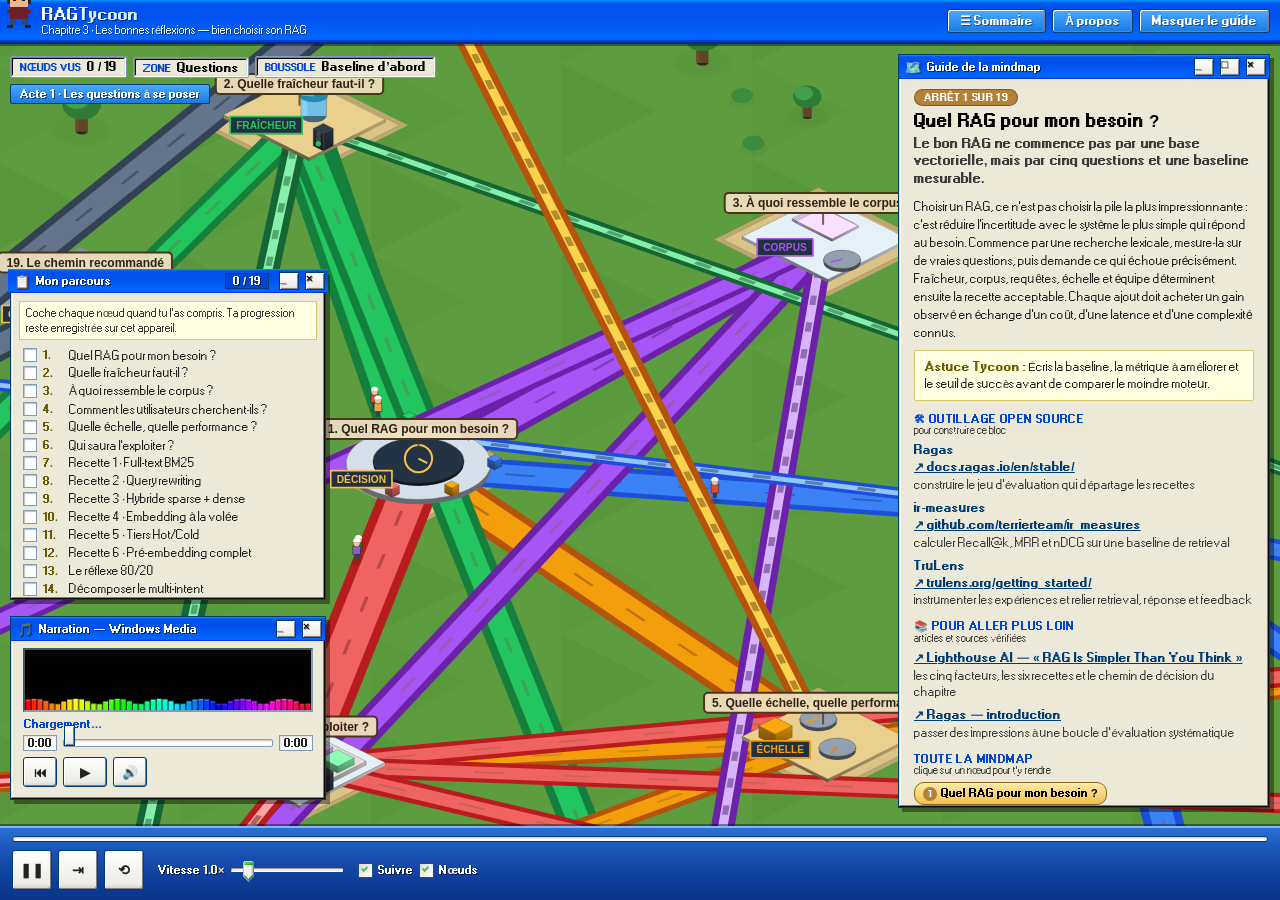
<file: projets/rag/ch3-bonnes-reflexions/index.html>
<!doctype html>
<html lang="fr">
<head>
<meta charset="utf-8" />
<meta name="viewport" content="width=device-width, initial-scale=1, viewport-fit=cover" />
<title>Chapitre 3 · Les bonnes réflexions — bien choisir son RAG — RAGTycoon</title>
<meta name="description" content="Une mindmap 3D isométrique pour choisir son RAG : cinq questions, six recettes du BM25 au pré-embedding complet, puis six garde-fous. Dix-neuf arrêts, en français." />
<link rel="stylesheet" href="../../../css/xp.css?v=19" />
<link rel="stylesheet" href="../../../css/styles.css?v=19" />
<link rel="icon" href="data:image/svg+xml,%3Csvg xmlns='http://www.w3.org/2000/svg' viewBox='0 0 32 32'%3E%3Crect width='32' height='32' rx='5' fill='%232f3945'/%3E%3Crect x='9' y='9' width='14' height='14' rx='2' fill='%233fb5a0'/%3E%3C/svg%3E" />
</head>
<body>

<canvas id="stage"></canvas>
<div id="tooltip" class="tooltip" hidden></div>

<header class="topbar">
  <div class="brand">
    <div class="logo" aria-hidden="true"></div>
    <div class="brand-text">
      <h1>RAG<span>Tycoon</span></h1>
      <p>Chapitre 3 · Les bonnes réflexions — bien choisir son RAG</p>
    </div>
  </div>
  <div class="top-actions">
    <a class="btn" href="../index.html" title="Revenir au sommaire du projet">☰ Sommaire</a>
    <button id="btn-about" class="btn">À propos</button>
    <button id="btn-panel" class="btn" aria-expanded="true">Masquer le guide</button>
  </div>
</header>

<div class="hud" id="hud">
  <div class="hud-item"><span class="k">Nœuds vus</span><span class="v" id="ui-hudStop">0 / 19</span></div>
  <div class="hud-item"><span class="k">Zone</span><span class="v" id="ui-hudLayer">Questions</span></div>
  <div class="hud-item"><span class="k">Boussole</span><span class="v" id="ui-hudBatch">Baseline d’abord</span></div>
  <div class="hud-note" id="ui-hudNote"></div>
</div>

<div class="zoomer">
  <button id="zoom-in" title="Zoomer" aria-label="Zoomer">+</button>
  <button id="zoom-out" title="Dézoomer" aria-label="Dézoomer">−</button>
  <button id="zoom-fit" title="Voir toute la mindmap (ou double-clic)" aria-label="Voir toute la mindmap">⤢</button>
</div>

<aside class="guide" id="guide">
  <div class="xp-titlebar">
    <span class="xp-title-icon">🗺️</span>
    <span>Guide de la mindmap</span>
    <span class="xp-title-spacer"></span>
    <span class="xp-tb-btn">_</span><span class="xp-tb-btn">□</span><span class="xp-tb-btn">×</span>
  </div>
  <!-- Sur téléphone le guide est une feuille en bas : la tête reste visible et
       tout ce qui est sous la poignée se replie, pour ne jamais enterrer la carte. -->
  <button class="sheet-handle" id="sheet-handle" aria-expanded="false" aria-controls="guide-more">
    <span class="grip" aria-hidden="true"></span>
    <span class="sheet-label">Lire la suite</span>
    <span class="sheet-caret" aria-hidden="true">▾</span>
  </button>

  <div class="guide-body">
  <div class="stop-head">
    <div class="eyebrow">
      <span class="chip act1" id="ui-chip">Arrêt 1 sur 19</span>
    </div>
    <h2 id="ui-name">Quel RAG pour mon besoin ?</h2>
    <p class="lede" id="ui-short"></p>

    <div class="dwell" id="ui-dwell" hidden>
      <div class="track"><i id="ui-dwellBar"></i></div>
      <span id="ui-dwellHint"></span>
    </div>
  </div>

  <div class="guide-more" id="guide-more">
    <p class="body" id="ui-body"></p>
    <p class="tip" id="ui-tip"></p>

    <div class="pin-note" id="ui-pinNote" hidden>
      Épinglé à ce nœud.
      <button id="btn-unpin" class="link">Suivre le guide à nouveau</button>
    </div>

    <section class="sec tools-sec" id="ui-toolsSec" hidden>
      <h3>🛠 Outillage open source <span class="hint">pour construire ce bloc</span></h3>
      <ul class="tool-list" id="ui-tools"></ul>
    </section>

    <section class="sec refs-sec" id="ui-refsSec" hidden>
      <h3>📚 Pour aller plus loin <span class="hint">articles et sources vérifiées</span></h3>
      <ul class="ref-list" id="ui-refs"></ul>
    </section>

    <section class="sec">
      <h3>Toute la mindmap <span class="hint">clique sur un nœud pour t’y rendre</span></h3>
      <div class="stop-list" id="ui-stopList"></div>
    </section>

    <section class="sec">
      <h3>Ce que tu regardes</h3>
      <p class="fine">La boussole centrale pose la décision. Les cinq branches colorées qualifient la fraîcheur, le corpus, les requêtes, l’échelle et l’équipe. Les fiches extérieures sont six recettes, du BM25 au pré-embedding complet. L’arc de garde-fous rappelle le multi-intent, les migrations de modèles, le chunking, la latence et l’évaluation. Le guide marche de nœud en nœud : il ne transporte pas un document et la carte ne représente pas un pipeline.</p>
    </section>
  </div>
  </div><!-- /guide-body -->
</aside>

<footer class="dock" id="dock">
  <div class="progress"><i id="ui-progressBar"></i></div>
  <div class="dock-row">
    <div class="group">
      <button id="btn-play" class="icon" title="Lecture ou pause (Espace)"><span id="ui-playGlyph">❙❙</span></button>
      <button id="btn-step" class="icon" title="Passer au nœud suivant (S)">⇥</button>
      <button id="btn-restart" class="icon" title="Recommencer la visite (R)">⟲</button>
    </div>

    <label class="field slider">
      <span>Vitesse <b id="v-speed">1.0×</b></span>
      <input id="speed" type="range" min="0.4" max="6" step="0.1" value="1" />
    </label>

    <div class="group toggles">
      <label class="toggle"><input id="follow" type="checkbox" checked /><span>Suivre</span></label>
      <label class="toggle"><input id="labels" type="checkbox" checked /><span>Nœuds</span></label>
    </div>
  </div>
</footer>

<!-- Lecteur de narration, style Windows Media Player XP : bloc en bas à gauche,
     visualiseur « nuage de toutes les couleurs », pause / retour début / curseur. -->
<div class="wmp" id="wmp">
  <div class="xp-titlebar">
    <span class="xp-title-icon">🎵</span>
    <span>Narration — Windows Media</span>
    <span class="xp-title-spacer"></span>
    <span class="xp-tb-btn">_</span><span class="xp-tb-btn">×</span>
  </div>
  <div class="wmp-body">
    <canvas id="wmp-viz" width="300" height="64"></canvas>
    <div class="wmp-track" id="wmp-track">Chargement…</div>
    <div class="wmp-time-row">
      <span class="wmp-t" id="wmp-cur">0:00</span>
      <input type="range" id="wmp-slider" min="0" max="1000" value="0" step="1" />
      <span class="wmp-t" id="wmp-dur">0:00</span>
    </div>
    <div class="wmp-btns">
      <button id="wmp-restart" class="icon" title="Revenir au début">⏮</button>
      <button id="wmp-play" class="icon" title="Lecture / pause">▶</button>
      <button id="wmp-mute" class="icon" title="Son activé / coupé">🔊</button>
    </div>
  </div>
</div>

<!-- Mon parcours : chaque nœud avec sa case « j’ai compris », enregistrée
     dans le localStorage pour ne jamais être perdue. -->
<div class="trail" id="trail">
  <div class="xp-titlebar">
    <span class="xp-title-icon">📋</span>
    <span>Mon parcours</span>
    <span class="xp-title-spacer"></span>
    <span class="trail-count" id="trail-count">0 / 19</span>
    <span class="xp-tb-btn">_</span><span class="xp-tb-btn">×</span>
  </div>
  <div class="trail-body" id="trail-body">
    <p class="trail-hint">Coche chaque nœud quand tu l’as compris. Ta progression reste enregistrée sur cet appareil.</p>
    <ul class="trail-list" id="trail-list"></ul>
  </div>
</div>

<div class="modal" id="about" hidden>
  <div class="modal-card">
    <div class="xp-titlebar">
      <span class="xp-title-icon">ℹ️</span>
      <span>À propos de RAGTycoon</span>
      <span class="xp-title-spacer"></span>
      <button class="modal-close" id="about-close" aria-label="Fermer">×</button>
    </div>
    <div class="modal-inner">
    <h2>Ce que c’est</h2>
    <p>Ce chapitre est une mindmap de décision. Il ne montre pas comment un document traverse un pipeline : il apprend à choisir le retrieval adapté avant de construire. Le centre pose la question, cinq branches qualifient le besoin, six fiches proposent des recettes et six garde-fous empêchent la sur-ingénierie.</p>

    <h2>Pourquoi une mindmap</h2>
    <p>Un choix de RAG n’est pas une chaîne unique. Une même recette peut être influencée par la fraîcheur, la forme du corpus, les requêtes, l’échelle et les compétences disponibles. Les connexions colorées rendent ces influences visibles ; le sentier du guide donne seulement un ordre pédagogique.</p>

    <h2>Rythme</h2>
    <p>La première visite compte dix-neuf arrêts et dure environ neuf minutes. Le guide attend à chaque nouveau nœud assez longtemps pour lire l’explication ou écouter la narration. Espace maintient l’arrêt, S passe au suivant et le curseur de vitesse met le déplacement et le temps de lecture à l’échelle.</p>

    <h2>Contrôles</h2>
    <ul>
      <li><b>Espace</b> : lecture ou pause. <b>S</b> : nœud suivant. <b>R</b> : recommencer. <b>F</b> : caméra suiveuse. <b>L</b> : étiquettes.</li>
      <li>Glisser déplace la carte, la molette zoome et le double-clic cadre toute la mindmap.</li>
      <li>La liste du guide permet de rejoindre directement un nœud.</li>
    </ul>

    <h2>À quel point c’est exact</h2>
    <p>Les cinq facteurs, les six recettes, les ordres de grandeur et la règle 60/25/10/5 viennent de l’article « RAG Is Simpler Than You Think » de Rafael Pierre. Les seuils sont des repères pédagogiques, pas des garanties : un projet doit revalider ses tarifs, son corpus, ses SLO et ses mesures. La méthode RAGTycoon reste constante : baseline simple, jeu de test, changement isolé, décision documentée.</p>

    <h2>Technique</h2>
    <p>Aucune dépendance, aucun build et aucune API au runtime. Le parc, ses branches, ses panneaux, ses jauges et son guide sont dessinés avec des primitives dans un canvas. La narration et les données du chapitre sont des fichiers statiques servis avec la page.</p>
    </div><!-- /modal-inner -->
  </div>
</div>

<script src="../../../js/iso.js?v=19"></script>
<script src="park.js?v=19"></script>
<script src="technos.js?v=19"></script>
<script src="../../../js/tour.js?v=19"></script>
<script src="../../../js/render.js?v=19"></script>
<script src="../../../js/ui.js?v=19"></script>
<script src="../../../js/main.js?v=19"></script>
<script src="../../../js/pixel-guy.js?v=19"></script>
<script>
/* Mon parcours : une case « j’ai compris » par nœud, persistée en
   localStorage. Clic sur le nom → le guide va au nœud. */
(function () {
  'use strict';
  var KEY = 'ragtycoon.ch3.ok';
  var done = {};
  try { done = JSON.parse(localStorage.getItem(KEY) || '{}') || {}; } catch (e) { done = {}; }

  var list = document.getElementById('trail-list');
  var count = document.getElementById('trail-count');

  function save() { localStorage.setItem(KEY, JSON.stringify(done)); }
  function paint() {
    var n = 0;
    Park.stops.forEach(function (s) { if (done[s.id]) n++; });
    count.textContent = n + ' / ' + Park.stops.length;
    var items = list.children;
    for (var i = 0; i < items.length; i++) {
      items[i].classList.toggle('done', !!done[items[i].dataset.id]);
    }
  }

  Park.stops.forEach(function (s, i) {
    var li = document.createElement('li');
    li.dataset.id = s.id;
    var lab = document.createElement('label');
    lab.className = 'xp-check';
    lab.title = 'J\u2019ai compris ce nœud';
    var cb = document.createElement('input');
    cb.type = 'checkbox';
    cb.checked = !!done[s.id];
    cb.addEventListener('change', function () {
      done[s.id] = cb.checked;
      save(); paint();
    });
    var box = document.createElement('span');
    lab.appendChild(cb); lab.appendChild(box);
    var n = document.createElement('span');
    n.className = 'n'; n.textContent = (i + 1) + '.';
    var nm = document.createElement('span');
    nm.className = 'nm'; nm.textContent = s.name;
    li.appendChild(lab); li.appendChild(n); li.appendChild(nm);
    li.addEventListener('click', function () {
      Tour.jumpTo(s.id);
    });
    list.appendChild(li);
  });

  Tour.on(function (name, id) {
    if (name !== 'stage') return;
    var items = list.children;
    for (var i = 0; i < items.length; i++) {
      items[i].classList.toggle('act', items[i].dataset.id === id);
    }
  });

  paint();
})();
</script>
<script>
/* Lecteur de narration style Windows Media Player XP.
   - Lecture automatique du nœud courant quand le guide s’arrête
   - Visualiseur « nuage de toutes les couleurs » (spectre multicolore)
   - Boutons : revenir au début / lecture-pause / son coupé
   - Curseur de position + temps écoulé / durée
   Les navigateurs bloquent l’autoplay : le premier geste débloque. */
(function () {
  'use strict';

  var audio = document.createElement('audio');
  audio.preload = 'auto';
  document.body.appendChild(audio);

  var soundOn = true;
  var currentSrc = null;
  var NARRATION = {};
  fetch('narration.json').then(function (r) { return r.ok ? r.json() : {}; })
    .then(function (j) { NARRATION = j || {}; })
    .catch(function () { NARRATION = {}; });

  var el = {
    track: document.getElementById('wmp-track'),
    cur: document.getElementById('wmp-cur'),
    dur: document.getElementById('wmp-dur'),
    slider: document.getElementById('wmp-slider'),
    play: document.getElementById('wmp-play'),
    restart: document.getElementById('wmp-restart'),
    mute: document.getElementById('wmp-mute'),
    viz: document.getElementById('wmp-viz')
  };
  var vizCtx = el.viz.getContext('2d');

  var analyser = null;
  var freqData = null;
  function ensureAnalyser() {
    if (analyser) return;
    try {
      var AC = window.AudioContext || window.webkitAudioContext;
      if (!AC) return;
      var ctx = new AC();
      var src = ctx.createMediaElementSource(audio);
      analyser = ctx.createAnalyser();
      analyser.fftSize = 128;
      src.connect(analyser);
      analyser.connect(ctx.destination);
      freqData = new Uint8Array(analyser.frequencyBinCount);
    } catch (e) { /* pas d’analyse : le nuage reste décoratif */ }
  }

  function fmt(s) {
    s = Math.max(0, Math.floor(s || 0));
    var m = Math.floor(s / 60), sec = s % 60;
    return m + ':' + (sec < 10 ? '0' : '') + sec;
  }

  var playRetries = 0;
  function tryPlay() {
    var p = audio.play();
    if (p && p.catch) p.catch(function () {
      if (playRetries < 12) {
        playRetries++;
        setTimeout(tryPlay, 500);
      }
    });
  }

  el.play.addEventListener('click', function () {
    if (audio.paused) {
      ensureAnalyser();
      playRetries = 0;
      tryPlay();
    } else {
      playRetries = 99;
      audio.pause();
    }
  });
  el.restart.addEventListener('click', function () {
    if (!audio.src) return;
    audio.currentTime = 0;
    ensureAnalyser();
    playRetries = 0;
    tryPlay();
  });
  el.mute.addEventListener('click', function () {
    soundOn = !soundOn;
    el.mute.textContent = soundOn ? '🔊' : '🔇';
    el.mute.title = soundOn ? 'Son activé' : 'Son coupé';
    audio.muted = !soundOn;
  });

  var dragging = false;
  el.slider.addEventListener('pointerdown', function () { dragging = true; });
  el.slider.addEventListener('pointerup', function () { dragging = false; });
  el.slider.addEventListener('input', function () {
    if (!audio.duration) return;
    audio.currentTime = (el.slider.value / 1000) * audio.duration;
  });

  audio.addEventListener('timeupdate', function () {
    if (dragging || !audio.duration) return;
    el.slider.value = Math.round((audio.currentTime / audio.duration) * 1000);
    el.cur.textContent = fmt(audio.currentTime);
  });
  audio.addEventListener('loadedmetadata', function () {
    el.dur.textContent = fmt(audio.duration);
  });
  audio.addEventListener('ended', function () {
    el.play.textContent = '▶';
    el.slider.value = 0;
    el.cur.textContent = '0:00';
  });
  audio.addEventListener('play', function () { el.play.textContent = '⏸'; });
  audio.addEventListener('pause', function () { el.play.textContent = '▶'; });

  function playFor(stopId) {
    /* Narration : les mp3 vivent dans audio/stop-<id>.mp3 (synthèse hors ligne).
       Le texte de narration.json reste affiché dans la piste quand dispo.
       Si le fichier manque (404), le gestionnaire « error » garde le texte. */
    if (!stopId || !Park.stopById[stopId]) return;
    var src = 'audio/stop-' + stopId + '.mp3';
    if (src === currentSrc && !audio.paused) return;
    currentSrc = src;
    var stop = Park.stopById[stopId];
    var spoken = NARRATION[stopId];
    el.track.textContent = spoken || ((stop ? stop.name + ' — ' : '') + 'Arrêt ' +
      (Park.stops.indexOf(stop) + 1) + '/' + Park.stops.length);
    audio.src = src;
    ensureAnalyser();
    playRetries = 0;
    tryPlay();
  }

  /* filet : un mp3 absent ne doit pas tuer le lecteur (piste texte conservée) */
  audio.addEventListener('error', function () {
    if (!audio.src) return;
    audio.removeAttribute('src');
    audio.pause();
    el.play.textContent = '▶';
    el.slider.value = 0;
    el.cur.textContent = '0:00';
    el.dur.textContent = '0:00';
  });

  Tour.on(function (name, id) {
    if (name === 'stage') playFor(id);
  });

  function unlock() {
    ensureAnalyser();
    if (audio.src && audio.paused && soundOn && playRetries < 99) {
      tryPlay();
    }
  }
  ['pointerdown', 'keydown', 'touchend'].forEach(function (ev) {
    document.addEventListener(ev, unlock, { passive: true });
  });

  var BARS = 48;
  var RAINBOW = [];
  function rainbow(i, n) {
    var t = i / n;
    var r, g, b;
    if (t < 1/6) { r = 255; g = Math.round(255 * t * 6); b = 0; }
    else if (t < 2/6) { r = Math.round(255 * (1 - (t-1/6)*6)); g = 255; b = 0; }
    else if (t < 3/6) { r = 0; g = 255; b = Math.round(255 * (t-2/6)*6); }
    else if (t < 4/6) { r = 0; g = Math.round(255 * (1-(t-3/6)*6)); b = 255; }
    else if (t < 5/6) { r = Math.round(255 * (t-4/6)*6); g = 0; b = 255; }
    else { r = 255; g = 0; b = Math.round(255 * (1-(t-5/6)*6)); }
    return 'rgb(' + r + ',' + g + ',' + b + ')';
  }
  for (var ri = 0; ri < BARS; ri++) RAINBOW.push(rainbow(ri, BARS));

  var vizT = 0;
  function drawViz() {
    requestAnimationFrame(drawViz);
    var W = el.viz.width, H = el.viz.height;
    vizCtx.fillStyle = '#000';
    vizCtx.fillRect(0, 0, W, H);
    vizT += 0.02;

    var playing = !audio.paused && !audio.ended && audio.currentTime > 0;
    var vals = null;
    if (analyser && freqData && playing) {
      analyser.getByteFrequencyData(freqData);
      vals = freqData;
    }

    var bw = W / BARS;
    for (var i = 0; i < BARS; i++) {
      var v;
      if (vals) {
        var idx = Math.floor(i * vals.length / BARS);
        v = vals[idx] / 255;
        v = 0.15 + v * 0.85;
      } else {
        v = 0.08 + 0.12 * Math.abs(Math.sin(vizT * 2 + i * 0.45));
      }
      var h = Math.max(2, v * (H - 4));
      var x = i * bw + 0.5;
      vizCtx.fillStyle = RAINBOW[i];
      vizCtx.fillRect(x, H - h, bw - 1, h);
      vizCtx.fillStyle = 'rgba(255,255,255,0.35)';
      vizCtx.fillRect(x, H - h, bw - 1, Math.max(1, h * 0.12));
    }
  }
  drawViz();
})();
</script>
</body>
</html>
</file>
<file: css/styles.css>
/* RAGTycoon: park management chrome over a full screen canvas.
   Windows XP Luna theme (XP.css by botoxparty), applied to the dock, the HUD,
   the guide window, the tooltip and the portal pages. The park canvas itself
   keeps its chunky isometric look. Load AFTER xp.css so overrides win. */

:root {
  --xp-blue-dark:  #003dd7;
  --xp-blue-mid:   #0997ff;
  --xp-panel:      #ece9d8;
  --xp-panel-light:#fffef0;
  --xp-btn:        #ecebe5;
  --xp-btn-top:    #fff;
  --xp-ink:        #222;
  --xp-blue-ink:   #0046d5;
  --xp-border:     #0a0a0a;
  --xp-grey:       #7f9db9;
  --act1: #b5803a;
  --act2: #6d7fa8;
  --act3: #4a8f7c;
  --act4: #9a5d8f;
  --act5: #a8563f;
  --shadow: rgba(0, 0, 0, 0.4);
}

* { box-sizing: border-box; }

html, body {
  margin: 0; height: 100%; overflow: hidden;
  font-family: "Pixelated MS Sans Serif", Tahoma, "Segoe UI", Arial, sans-serif;
  font-size: 12px;
  color: var(--xp-ink);
  background: #3f6b2c;
  -webkit-text-size-adjust: 100%;
}

/* the desktop behind everything: classic XP blue gradient */
html.portal, html.portal body { overflow: auto; height: auto; min-height: 100%; }
body {
  background: linear-gradient(180deg, #3a6ea5 0%, #2a5791 40%, #1e4273 100%);
}

#stage { position: fixed; inset: 0; display: block; cursor: grab; touch-action: none; }
#stage.dragging { cursor: grabbing; }

/* ---------- XP bevels (the 3D chunky borders) ---------- */

.xp-outset {
  box-shadow: inset -1px -1px #0a0a0a, inset 1px 1px #fff,
              inset -2px -2px #808080, inset 2px 2px #dfdfdf;
}
.xp-inset {
  box-shadow: inset -1px -1px #fff, inset 1px 1px #808080,
              inset -2px -2px #dfdfdf, inset 2px 2px #0a0a0a;
}
.xp-window {
  background: var(--xp-panel);
  box-shadow: inset -1px -1px #0a0a0a, inset 1px 1px #dfdfdf,
              inset -2px -2px #808080, inset 2px 2px #fff,
              4px 4px 0 var(--shadow);
  padding: 3px;
}
.xp-titlebar {
  font-size: 11px; font-weight: bold; color: #fff;
  padding: 3px 3px 3px 6px;
  display: flex; align-items: center; gap: 6px;
  background: linear-gradient(180deg, #0997ff, #0053ee 8%, #0050ee 40%,
              #06f 88%, #06f 93%, #005bff 95%, #003dd7 96%, #003dd7);
  text-shadow: 1px 1px 0 rgba(0,0,0,0.6);
  margin: -3px -3px 0 -3px;
}
.xp-titlebar .xp-title-icon { font-size: 13px; }
.xp-titlebar .xp-title-spacer { flex: 1; }
.xp-titlebar .xp-tb-btn {
  width: 20px; height: 18px; min-width: 0; min-height: 0; padding: 0;
  font-size: 11px; line-height: 1; font-weight: bold;
  background: linear-gradient(180deg, #fff, #ecebe5 86%, #d8d0c4);
  border: 1px solid #003d74; border-radius: 0;
  box-shadow: inset 1px 1px #fff, inset -1px -1px #808080;
  color: #000; cursor: default;
}
.xp-titlebar .xp-tb-btn:hover { background: linear-gradient(180deg, #fff, #f6f3ed 86%, #e4ded2); }

/* ---------- buttons (XP look, keeps our sizes) ---------- */

.btn, .icon, .zoomer button {
  font-family: inherit;
  font-weight: bold;
  font-size: 12px;
  color: var(--xp-ink);
  cursor: pointer;
  background: linear-gradient(180deg, #fff, #ecebe5 86%, #d8d0c4);
  border: 1px solid #003c74;
  border-radius: 3px;
  box-shadow: inset 1px 1px #fff, inset -1px -1px #808080;
  padding: 4px 12px;
  min-width: 0; min-height: 23px;
  text-decoration: none;
  display: inline-flex; align-items: center; justify-content: center; gap: 6px;
}
.btn:hover, .icon:hover, .zoomer button:hover {
  background: linear-gradient(180deg, #fff, #f6f3ed 86%, #e4ded2);
}
.btn:active, .icon:active, .zoomer button:active {
  background: linear-gradient(180deg, #d8d0c4, #ecebe5);
  box-shadow: inset 1px 1px #808080, inset -1px -1px #fff;
  transform: translate(1px, 1px);
}
.btn:focus, .icon:focus, .zoomer button:focus { outline: 1px dotted #000; outline-offset: -4px; }
.btn.primary { background: linear-gradient(180deg, #eaf4ff, #cfe4fc 60%, #a8cdf5); border-color: #003c74; }

.icon { width: 40px; height: 40px; padding: 0; font-size: 14px; min-width: 0; }
.zoomer button { width: 30px; height: 30px; padding: 0; font-size: 14px; min-width: 0; }

/* ---------- topbar (an XP title bar) ---------- */

.topbar {
  position: fixed; top: 0; left: 0; right: 0; z-index: 30;
  display: flex; align-items: center; gap: 10px;
  padding: 6px 10px;
  background: linear-gradient(180deg, #0997ff, #0053ee 8%, #0050ee 40%,
              #06f 88%, #06f 93%, #005bff 95%, #003dd7 96%, #003dd7);
  border-bottom: 2px solid #002b8f;
  box-shadow: 0 2px 0 var(--shadow);
}
.brand { display: flex; align-items: center; gap: 8px; margin-right: auto; min-width: 0; }
.logo {
  width: 24px; height: 24px; flex: none;
  background: transparent;
  border: none;
  position: relative;
  box-shadow: none;
}
/* le carré blanc/vert d'origine a été remplacé par le petit bonhomme pixel
   (pixel-guy.js) : le conteneur ne laisse plus voir aucun cadre */
.logo::after { display: none; }
.guy-canvas {
  display: block; position: absolute;
  image-rendering: pixelated;
  pointer-events: none;
  z-index: 1;
}
.brand-text { min-width: 0; }
.brand-text h1 {
  margin: 0; font-size: 16px; letter-spacing: 0; line-height: 1.1;
  color: #fff; font-weight: bold;
  text-shadow: 1px 1px 0 rgba(0,0,0,0.5);
}
.brand-text h1 span { color: #d6f0ff; }
.brand-text p {
  margin: 0; font-size: 11px; color: #e6f3ff;
  text-shadow: 1px 1px 0 rgba(0,0,0,0.4);
  white-space: nowrap; overflow: hidden; text-overflow: ellipsis;
}
.top-actions { display: flex; gap: 6px; flex: none; }
.top-actions .btn { border-color: #003d74; color: #fff; background: linear-gradient(180deg, #4aa9ff, #1a7ae6); text-shadow: 1px 1px 0 rgba(0,0,0,0.4); }
.top-actions .btn:hover { background: linear-gradient(180deg, #6dbaff, #3a8ff0); }

/* ---------- HUD (XP status pills) ---------- */

.hud {
  position: fixed; z-index: 20;
  top: 56px; left: 10px;
  display: flex; flex-wrap: wrap; gap: 6px; align-items: center;
  max-width: min(560px, calc(100vw - 24px));
}
.hud-item {
  display: flex; align-items: baseline; gap: 6px;
  padding: 3px 9px;
  background: var(--xp-panel);
  border: 1px solid #7f9db9;
  box-shadow: inset -1px -1px #fff, inset 1px 1px #808080,
              inset -2px -2px #dfdfdf, inset 2px 2px #0a0a0a;
  border-radius: 2px;
}
.hud-item .k { font-size: 10px; letter-spacing: 0; text-transform: uppercase; color: #0046d5; font-weight: bold; }
.hud-item .v { font-size: 12px; font-weight: bold; color: #000; }
.hud-note {
  padding: 3px 9px; font-size: 11px; font-weight: bold;
  color: #fff; text-shadow: 1px 1px 0 rgba(0,0,0,0.5);
  background: linear-gradient(180deg, #4aa9ff, #1a7ae6);
  border: 1px solid #003d74; border-radius: 2px;
}

/* ---------- zoom ---------- */

.zoomer {
  position: fixed; z-index: 20; left: 10px; top: 50%; transform: translateY(-50%);
  display: flex; flex-direction: column; gap: 5px;
}

/* ---------- the guide panel (an XP window) ---------- */

.guide {
  position: fixed; z-index: 25; top: 54px; right: 10px; bottom: 92px;
  width: 372px; max-width: calc(100vw - 24px);
  overflow-y: auto;
  background: var(--xp-panel);
  padding: 3px;
  border: 1px solid #003d74;
  box-shadow: inset -1px -1px #0a0a0a, inset 1px 1px #dfdfdf,
              inset -2px -2px #808080, inset 2px 2px #fff,
              4px 4px 0 var(--shadow);
}
.guide.hidden { display: none; }
.guide .xp-titlebar { margin: -3px -3px 0 -3px; }
.guide-body { padding: 10px 12px 14px; }

.eyebrow { margin-bottom: 6px; }
.chip {
  display: inline-block; font-size: 10px; font-weight: bold;
  letter-spacing: 0.3px; text-transform: uppercase;
  padding: 2px 9px; border-radius: 9px; color: #fff;
  border: 1px solid rgba(0,0,0,0.3);
}
.chip.act1 { background: var(--act1); }
.chip.act2 { background: var(--act2); }
.chip.act3 { background: var(--act3); }
.chip.act4 { background: var(--act4); }
.chip.act5 { background: var(--act5); }

.guide h2 { margin: 2px 0 4px; font-size: 17px; line-height: 1.15; color: #000; }
.lede { margin: 0 0 8px; font-size: 12.5px; font-weight: bold; color: #3a3a3a; line-height: 1.4; }

.dwell { margin: 6px 0 2px; }
.dwell .track {
  height: 10px; background: #fff; border: 1px solid #7f9db9;
  border-radius: 2px; overflow: hidden;
  box-shadow: inset 1px 1px 2px rgba(0,0,0,0.15);
}
.dwell .track i {
  display: block; height: 100%; width: 0%;
  background: repeating-linear-gradient(90deg, #fff 0, #fff 2px, transparent 0, transparent 10px),
              linear-gradient(180deg, #acedad 0, #7be47d 14%, #4cda50 28%, #2ed330 42%, #42d845 57%, #76e275 71%, #8fe791 85%, #fff);
  transition: width 80ms linear;
}
.dwell span { display: block; margin-top: 3px; font-size: 10.5px; color: #3a3a3a; font-style: italic; }

.guide-more { margin-top: 10px; }
.guide .body { font-size: 12px; line-height: 1.5; margin: 8px 0; }
.guide .tip {
  font-size: 11.5px; line-height: 1.45;
  background: #ffffe1; border: 1px solid #d4c96a; border-radius: 2px;
  padding: 8px 10px; margin: 8px 0;
}
.guide .tip b { color: #6a5c00; }

.pin-note {
  font-size: 11.5px; background: #d8e4ee; border: 1px solid var(--xp-grey);
  border-radius: 2px; padding: 6px 8px; margin: 8px 0;
}
.pin-note .link {
  background: none; border: none; padding: 0; font: inherit; font-weight: bold;
  color: #0046d5; cursor: pointer; text-decoration: underline;
}

.sec { margin-top: 12px; }
.sec h3 {
  font-size: 11px; text-transform: uppercase; letter-spacing: 0.4px;
  color: #0046d5; margin: 0 0 6px;
}
.sec h3 .hint { text-transform: none; letter-spacing: 0; font-weight: normal; font-size: 10px; display: block; color: #3a3a3a; }
.fine { font-size: 11px; color: #3a3a3a; line-height: 1.5; }

.stop-list { display: flex; flex-wrap: wrap; gap: 4px; }
.stop-chip {
  font: inherit; font-size: 11px; font-weight: bold;
  cursor: pointer; color: #000;
  background: linear-gradient(180deg, #fff, #ecebe5 86%, #d8d0c4);
  border: 1px solid #7f9db9; border-radius: 10px; padding: 2px 8px;
}
.stop-chip i {
  font-style: normal; display: inline-block; min-width: 14px; height: 14px; line-height: 14px;
  text-align: center; border-radius: 50%; background: #4a6072; color: #fff;
  font-size: 9px; margin-right: 4px;
}
.stop-chip:hover { background: linear-gradient(180deg, #fff, #f6f3ed); }
.stop-chip.on { background: linear-gradient(180deg, #ffe9a8, #f2c14e); border-color: #8a6a20; }
.stop-chip.seen:not(.on) { opacity: 0.6; }
.stop-chip.act1 i { background: var(--act1); }
.stop-chip.act2 i { background: var(--act2); }
.stop-chip.act3 i { background: var(--act3); }
.stop-chip.act4 i { background: var(--act4); }
.stop-chip.act5 i { background: var(--act5); }

/* ---------- the dock (an XP taskbar) ---------- */

.dock {
  position: fixed; z-index: 30; left: 0; right: 0; bottom: 0;
  padding: 8px 12px 10px;
  background: linear-gradient(180deg, #2a6fd6, #1a55b8 30%, #0f3f9c 70%, #0a3588);
  border-top: 2px solid #7fb4ff;
  box-shadow: 0 -2px 0 var(--shadow);
}
.dock .progress {
  height: 6px; background: #fff; border: 1px solid #003d74;
  border-radius: 3px; overflow: hidden; margin-bottom: 8px;
  box-shadow: inset 1px 1px 2px rgba(0,0,0,0.25);
}
.dock .progress i {
  display: block; height: 100%; width: 0%;
  background: repeating-linear-gradient(90deg, #fff 0, #fff 2px, transparent 0, transparent 10px),
              linear-gradient(180deg, #acedad 0, #7be47d 14%, #4cda50 28%, #2ed330 42%, #42d845 57%, #76e275 71%, #8fe791 85%, #fff);
  transition: width 200ms linear;
}
.dock-row { display: flex; align-items: center; gap: 14px; flex-wrap: wrap; }
.dock .group { display: flex; gap: 6px; align-items: center; }
.dock .icon { background: linear-gradient(180deg, #fff, #ecebe5 86%, #d8d0c4); border-color: #003d74; }

.field.slider { display: flex; align-items: center; gap: 6px; font-size: 11px; font-weight: bold; color: #fff; text-shadow: 1px 1px 0 rgba(0,0,0,0.5); }
.field.slider b { color: #ffe9a8; }
.field.slider input { width: 110px; accent-color: #0997ff; }

.toggles { display: flex; gap: 10px; }
.toggle {
  display: flex; align-items: center; gap: 4px;
  font-size: 11px; font-weight: bold; cursor: pointer;
  color: #fff; text-shadow: 1px 1px 0 rgba(0,0,0,0.5);
}
.toggle input { accent-color: #0997ff; }

/* XP checkboxes: real squared boxes with the XP check */
input[type="checkbox"].xp-check { position: fixed; opacity: 0; margin: 0; }
.xp-check + span, .toggle input + span {
  display: inline-flex; align-items: center; gap: 5px; position: relative;
}
.toggle input + span::before {
  content: ""; display: inline-block; width: 13px; height: 13px;
  background: linear-gradient(135deg, #dcdcd7, #fff);
  border: 1px solid #1d5281; box-shadow: none;
}
.toggle input:checked + span::after {
  content: "";
  position: absolute; left: 2px; top: 50%; transform: translateY(-55%);
  width: 9px; height: 9px;
  background: url("data:image/svg+xml;charset=utf-8,%3Csvg xmlns='http://www.w3.org/2000/svg' viewBox='0 0 11 11'%3E%3Cpath stroke='%2322a122' d='M8 2h1M7 3h2M2 4h1m3 0h3M2 5h2m1 0h3M2 6h5M3 7h3M4 8h1'/%3E%3C/svg%3E") no-repeat center;
}
.toggle input:not(:disabled):hover + span::before { box-shadow: inset -2px -2px #f8b636, inset 2px 2px #fedf9c; }

/* ---------- tooltip (XP tooltip yellow) ---------- */

.tooltip {
  position: fixed; z-index: 40; pointer-events: none;
  max-width: 230px;
  background: #ffffe1; color: #000;
  border: 1px solid #000; border-radius: 2px;
  padding: 5px 8px; font-size: 11px; line-height: 1.35;
  box-shadow: 3px 3px 0 var(--shadow);
}
.tooltip b { color: #000; display: block; margin-bottom: 2px; }

/* ---------- modal (an XP window) ---------- */

.modal {
  position: fixed; inset: 0; z-index: 50;
  background: rgba(0, 20, 60, 0.5);
  display: flex; align-items: center; justify-content: center;
  padding: 18px;
}
.modal[hidden] { display: none; }
.modal-card {
  position: relative;
  max-width: 620px; max-height: 88vh; overflow-y: auto;
  background: var(--xp-panel);
  border: 1px solid #003d74;
  box-shadow: inset -1px -1px #0a0a0a, inset 1px 1px #dfdfdf,
              inset -2px -2px #808080, inset 2px 2px #fff,
              6px 6px 0 var(--shadow);
  padding: 3px;
}
.modal-card .xp-titlebar { margin: -3px -3px 0 -3px; }
.modal-inner { padding: 16px 20px 18px; }
.modal-card h2 { font-size: 14px; margin: 12px 0 4px; color: #000; }
.modal-card h2:first-child { margin-top: 0; }
.modal-card p { font-size: 12px; line-height: 1.5; margin: 6px 0; }
.modal-card ul { font-size: 11.5px; line-height: 1.55; margin: 6px 0 6px 18px; }
.modal-card .fine { font-size: 10.5px; }
.modal-close {
  position: absolute; top: 4px; right: 5px;
  width: 20px; height: 18px; padding: 0;
  font-size: 12px; font-weight: bold; line-height: 1;
  min-width: 0; min-height: 0;
  background: linear-gradient(180deg, #fff, #ecebe5 86%, #d8d0c4);
  border: 1px solid #003d74; border-radius: 0;
  cursor: pointer; color: #000;
}
.modal-close:hover { background: linear-gradient(180deg, #fff, #f6f3ed); }

/* ---------- the WMP-style narration player (bottom-left) ---------- */

.wmp {
  position: fixed; z-index: 26;
  left: 10px; bottom: calc(var(--dock-h, 96px) + 8px);
  width: 316px; max-width: calc(100vw - 20px);
  background: var(--xp-panel);
  border: 1px solid #003d74;
  box-shadow: inset -1px -1px #0a0a0a, inset 1px 1px #dfdfdf,
              inset -2px -2px #808080, inset 2px 2px #fff,
              4px 4px 0 var(--shadow);
  padding: 3px;
  font-family: "Pixelated MS Sans Serif", Tahoma, Arial, sans-serif;
}
.wmp .xp-titlebar { margin: -3px -3px 0 -3px; }
.wmp-body { padding: 7px 9px 9px; }
#wmp-viz {
  display: block; width: 100%; height: 64px;
  background: #000;
  border: 2px inset #7f9db9;
  box-shadow: inset 1px 1px 3px rgba(0,0,0,0.6);
}
.wmp-track {
  margin: 6px 1px 5px;
  font-size: 11px; font-weight: bold; color: #0046d5;
  white-space: nowrap; overflow: hidden; text-overflow: ellipsis;
}
.wmp-time-row { display: flex; align-items: center; gap: 6px; margin-bottom: 6px; }
.wmp-t {
  font-size: 10.5px; font-weight: bold; color: #222;
  background: #fff; border: 1px solid #7f9db9;
  padding: 1px 4px; min-width: 34px; text-align: center;
  box-shadow: inset 1px 1px 2px rgba(0,0,0,0.15);
}
.wmp-time-row input[type="range"] {
  flex: 1; min-width: 0;
  -webkit-appearance: none; appearance: none;
  height: 14px; margin: 0;
  background: transparent;
  cursor: pointer;
}
.wmp-time-row input[type="range"]::-webkit-slider-runnable-track {
  height: 8px;
  background: #fff;
  border: 1px solid #7f9db9;
  box-shadow: inset 1px 1px 2px rgba(0,0,0,0.25);
}
.wmp-time-row input[type="range"]::-webkit-slider-thumb {
  -webkit-appearance: none; appearance: none;
  width: 11px; height: 21px; margin-top: -7px;
  background: linear-gradient(180deg, #fff, #ecebe5 86%, #d8d0c4);
  border: 1px solid #003c74;
  box-shadow: inset 1px 1px #fff, inset -1px -1px #808080;
}
.wmp-time-row input[type="range"]::-moz-range-track {
  height: 8px; background: #fff; border: 1px solid #7f9db9;
}
.wmp-time-row input[type="range"]::-moz-range-thumb {
  width: 11px; height: 21px; border-radius: 0;
  background: linear-gradient(180deg, #fff, #ecebe5 86%, #d8d0c4);
  border: 1px solid #003c74;
}
.wmp-btns { display: flex; gap: 6px; align-items: center; }
.wmp-btns .icon { width: 34px; height: 30px; font-size: 13px; min-width: 0; }
#wmp-play { width: 44px; }

@media (max-width: 600px) {
  .wmp { width: 268px; }
  .wmp-body { padding: 5px 7px 7px; }
  #wmp-viz { height: 48px; }
  .wmp-track { font-size: 10px; }
}

/* ---------- phone sheet ---------- */

.sheet-handle {
  display: none; width: 100%;
  font: inherit; font-size: 11px; font-weight: bold; color: #3a3a3a;
  background: none; border: none; padding: 4px 0 8px; cursor: pointer;
  align-items: center; justify-content: center; gap: 6px;
}
.sheet-handle .grip {
  width: 40px; height: 5px; border-radius: 3px; background: #7f9db9;
  display: inline-block;
}

/* ---------- portal & chapter pages (non-canvas, XP desktop) ---------- */

.portal-wrap { max-width: 980px; margin: 0 auto; padding: 22px 18px 60px; }

.portal-head { text-align: center; margin-bottom: 22px; }
.avatar-frame {
  display: inline-block; padding: 4px; margin: 0 auto 12px;
  background: var(--xp-panel);
  border: 1px solid #003d74;
  box-shadow: inset -1px -1px #0a0a0a, inset 1px 1px #dfdfdf,
              inset -2px -2px #808080, inset 2px 2px #fff,
              4px 4px 0 var(--shadow);
}
.avatar-img {
  display: block; width: 132px; height: 132px;
  image-rendering: pixelated;
}
.portal-head .logo {
  width: 46px; height: 46px; margin: 0 auto 8px;
}
.portal-head .logo::after { display: none; }
.portal-head h1 {
  margin: 0; font-size: 30px; color: #fff;
  text-shadow: 2px 2px 0 rgba(0,0,0,0.6); letter-spacing: 0.5px;
}
.portal-head h1 span { color: #a8e0ff; }
.portal-head p { margin: 6px 0 0; color: #e6f3ff; font-size: 13px; text-shadow: 1px 1px 0 rgba(0,0,0,0.5); }

.breadcrumb {
  display: flex; gap: 8px; align-items: center; flex-wrap: wrap;
  font-size: 12px; font-weight: bold; color: #e6f3ff; text-shadow: 1px 1px 0 rgba(0,0,0,0.5);
  margin-bottom: 16px;
}
.breadcrumb a { color: #ffe9a8; text-decoration: none; }
.breadcrumb a:hover { text-decoration: underline; }
.breadcrumb .sep { opacity: 0.7; }

.section-title {
  font-size: 12px; text-transform: uppercase; letter-spacing: 1px;
  color: #ffe9a8; text-shadow: 1px 1px 0 rgba(0,0,0,0.6); margin: 22px 0 10px;
}

.card-grid { display: grid; grid-template-columns: repeat(auto-fill, minmax(280px, 1fr)); gap: 14px; }

.card {
  background: var(--xp-panel);
  border: 1px solid #003d74;
  box-shadow: inset -1px -1px #0a0a0a, inset 1px 1px #dfdfdf,
              inset -2px -2px #808080, inset 2px 2px #fff,
              4px 4px 0 var(--shadow);
  padding: 3px;
  text-decoration: none; color: #000; display: block;
  transition: transform 0.12s ease, box-shadow 0.12s ease;
  position: relative;
}
.card .card-inner { padding: 12px 14px 14px; }
a.card:hover { transform: translateY(-2px); box-shadow: inset -1px -1px #0a0a0a, inset 1px 1px #dfdfdf,
               inset -2px -2px #808080, inset 2px 2px #fff, 6px 7px 0 var(--shadow); }
.card .card-tag {
  display: inline-block; font-size: 9.5px; font-weight: bold; letter-spacing: 0.5px;
  text-transform: uppercase; padding: 1px 7px; border-radius: 8px; color: #fff;
  margin-bottom: 6px; border: 1px solid rgba(0,0,0,0.3);
}
.card h3 { margin: 0 0 5px; font-size: 15px; line-height: 1.2; }
.card p { margin: 0; font-size: 11.5px; line-height: 1.45; color: #3a3a3a; }
.card .card-meta { margin-top: 8px; font-size: 10.5px; font-weight: bold; color: #0046d5; }
.card .card-cta { display: inline-block; margin-top: 10px; font-size: 11.5px; font-weight: bold; color: #0046d5; }

.card.disabled { opacity: 0.6; cursor: not-allowed; }
.card.disabled:hover { transform: none; box-shadow: inset -1px -1px #0a0a0a, inset 1px 1px #dfdfdf,
               inset -2px -2px #808080, inset 2px 2px #fff, 4px 4px 0 var(--shadow); }
.card .badge-soon {
  position: absolute; top: 8px; right: 10px;
  font-size: 9px; font-weight: bold; letter-spacing: 0.4px; text-transform: uppercase;
  background: linear-gradient(180deg, #7f8b98, #5f6b78); color: #fff; padding: 1px 6px; border-radius: 7px;
}

.tag-project { background: var(--act2); }
.tag-ch1 { background: var(--act1); }
.tag-ch2 { background: var(--act3); }
.tag-ch3 { background: var(--act4); }
.tag-ch4 { background: var(--act5); }
.tag-ch5 { background: #5f6b78; }
.tag-ch6 { background: #4a6670; }

.chapter-hero {
  background: var(--xp-panel);
  border: 1px solid #003d74;
  box-shadow: inset -1px -1px #0a0a0a, inset 1px 1px #dfdfdf,
              inset -2px -2px #808080, inset 2px 2px #fff,
              4px 4px 0 var(--shadow);
  padding: 3px; margin-bottom: 16px;
}
.chapter-hero .xp-titlebar { margin: -3px -3px 0 -3px; }
.chapter-hero .hero-inner { padding: 14px 18px 16px; }
.chapter-hero h2 { margin: 0 0 8px; font-size: 19px; color: #000; }
.chapter-hero p { margin: 0 0 10px; font-size: 12.5px; line-height: 1.5; color: #3a3a3a; }
.chapter-hero .cta {
  display: inline-block;
  font: inherit; font-weight: bold; font-size: 13px;
  color: #fff; cursor: pointer;
  padding: 8px 18px;
  background: linear-gradient(180deg, #4aa9ff, #1a7ae6);
  border: 1px solid #003d74; border-radius: 3px;
  box-shadow: inset 1px 1px #8fc8ff, inset -1px -1px #0a3d8f, 2px 2px 0 var(--shadow);
  text-decoration: none; text-shadow: 1px 1px 0 rgba(0,0,0,0.4);
}
.chapter-hero .cta:hover { background: linear-gradient(180deg, #6dbaff, #3a8ff0); }

.controls-hint {
  font-size: 11.5px; line-height: 1.55; color: #3a3a3a;
  background: #ffffe1; border: 1px solid #d4c96a; border-radius: 2px;
  padding: 9px 11px; margin: 8px 0;
}
.controls-hint b { color: #6a5c00; }

/* ---------- crédit d'inspiration, bas de la page d'accueil ---------- */

.portal-credit {
  margin-top: 28px; padding: 10px 14px;
  background: var(--xp-panel);
  border: 1px solid #003d74;
  box-shadow: inset -1px -1px #0a0a0a, inset 1px 1px #dfdfdf,
              inset -2px -2px #808080, inset 2px 2px #fff,
              3px 3px 0 var(--shadow);
  font-size: 12px; color: #1a1a1a;
  text-align: center;
  font-family: "Pixelated MS Sans Serif", Tahoma, Arial, sans-serif;
}
.portal-credit a { color: #003d74; font-weight: bold; }
.portal-credit a:hover { color: #0050ee; }
.portal-credit .heart {
  display: inline-block; color: #c0202f;
  font-size: 13px; margin-left: 4px;
  animation: heart-beat 1.6s ease-in-out infinite;
}
@keyframes heart-beat {
  0%, 100% { transform: scale(1); }
  12% { transform: scale(1.28); }
  24% { transform: scale(1); }
  36% { transform: scale(1.18); }
  48% { transform: scale(1); }
}

/* ---------- outillage open source + sources, dans le guide ---------- */

.tool-list, .ref-list {
  list-style: none; margin: 6px 0 0; padding: 0;
}
.tool-list li, .ref-list li {
  margin: 0 0 7px; padding: 0;
  font-size: 12px; line-height: 1.4;
}
.tool-list li b { display: block; color: #003d74; font-size: 12px; }
.tool-list li a, .ref-list li a { color: #003d74; font-weight: bold; }
.tool-list li a:hover, .ref-list li a:hover { color: #0050ee; }
.tool-list li .d, .ref-list li .d {
  display: block; color: #3a3a3a; font-size: 11.5px; margin-top: 1px;
}
.ref-list li a { display: inline; }
.tools-sec h3, .refs-sec h3 { margin-top: 12px; }

/* ---------- Mon parcours : fenêtre cochable en bas à gauche ---------- */

.trail {
  position: fixed; left: 10px;
  bottom: calc(var(--dock-h, 96px) + 8px + 200px);
  width: 316px; max-width: calc(100vw - 20px);
  z-index: 25;
  background: var(--xp-panel);
  border: 1px solid #003d74;
  box-shadow: inset -1px -1px #0a0a0a, inset 1px 1px #dfdfdf,
              inset -2px -2px #808080, inset 2px 2px #fff,
              4px 4px 0 var(--shadow);
  font-family: "Pixelated MS Sans Serif", Tahoma, Arial, sans-serif;
}
.trail .trail-count {
  font-size: 11px; font-weight: bold; color: #fff;
  background: #0046d5; border: 1px solid #003d74;
  padding: 1px 7px; margin-right: 4px;
}
.trail-body { max-height: 34vh; overflow-y: auto; padding: 6px 8px 8px; }
.trail-hint {
  font-size: 10.5px; color: #3a3a3a; line-height: 1.4;
  margin: 2px 0 6px; padding: 4px 6px; background: #ffffe1;
  border: 1px solid #d4c96a;
}
.trail-list { list-style: none; margin: 0; padding: 0; }
.trail-list li {
  display: flex; align-items: center; gap: 6px;
  font-size: 12px; padding: 2px 4px; margin: 0;
  cursor: pointer;
}
.trail-list li:hover { background: #f2e8d5; }
.trail-list li .n {
  font-size: 10.5px; color: #6a5c00; font-weight: bold;
  min-width: 20px; text-align: right;
}
.trail-list li .nm { flex: 1; white-space: nowrap; overflow: hidden; text-overflow: ellipsis; }
.trail-list li.act { background: #c8e0ff; }
.trail-list li.done .nm { text-decoration: line-through; color: #6f6f6f; }
.trail-list input[type="checkbox"] {
  /* l'input réel est invisible mais reste cliquable : c'est le span frère
     qui dessine la case XP et la coche (un ::after sur l'input ne serait
     jamais rendu — éléments remplacés) */
  position: absolute; opacity: 0; width: 100%; height: 100%;
  margin: 0; cursor: pointer;
}
.xp-check {
  position: relative; display: inline-block;
  width: 14px; height: 14px; flex: none;
}
.xp-check span {
  display: block; width: 14px; height: 14px;
  background: #fff; border: 1px solid #7f9db9;
  box-shadow: inset 1px 1px 1px rgba(0,0,0,0.25);
}
.xp-check span:hover { border-color: #0046d5; }
.xp-check input:checked + span { background: #e8f0ff; }
.xp-check input:checked + span::after {
  content: "✓"; position: absolute; top: -1px; left: 1px;
  font-size: 12px; font-weight: bold; color: #0046d5;
}
.xp-check input:focus + span { outline: 1px dotted #000; outline-offset: 1px; }
@media (max-width: 600px) {
  .trail { width: 268px; bottom: calc(var(--dock-h, 96px) + 8px + 180px); }
}

/* ---------- bande verte en bas : petit bonhomme pixel qui marche ---------- */

.pixel-strip {
  position: relative;
  margin: 18px -18px -60px;   /* pleine largeur au-delà du padding du portail */
  padding: 0;
  background: linear-gradient(180deg, #7ec850 0%, #5aa832 55%, #3f7d24 100%);
  border-top: 4px solid #2e5c18;
  box-shadow: inset 0 3px 0 rgba(255,255,255,0.35);
  overflow: hidden;
}
.pixel-strip canvas {
  display: block; width: 100%; height: 64px;
  image-rendering: pixelated;
}
.strip-credit {
  position: absolute; left: 12px; bottom: 8px;
  margin: 0; padding: 2px 8px;
  font-size: 11px; color: #fff;
  background: rgba(20, 50, 10, 0.55);
  border: 1px solid rgba(255,255,255,0.35);
  font-family: "Pixelated MS Sans Serif", Tahoma, Arial, sans-serif;
  text-shadow: 1px 1px 0 rgba(0,0,0,0.6);
  pointer-events: none;
}
.strip-credit b { color: #d8f2c0; }

/* ---------- responsive ---------- */

@media (max-width: 900px) {
  .guide {
    top: auto; left: 10px; right: 10px; bottom: 92px;
    width: auto; height: auto;
    max-height: 46vh;
  }
  .guide-more { display: none; }
  .guide.open .guide-more { display: block; }
  .sheet-handle { display: flex; }
  .zoomer { top: auto; bottom: 124px; transform: none; flex-direction: row; }
}

@media (max-width: 600px) {
  .brand-text p { display: none; }
  .hud { top: 54px; }
  .guide { bottom: 134px; max-height: 40vh; }
  .portal-head h1 { font-size: 24px; }
}
</file>
